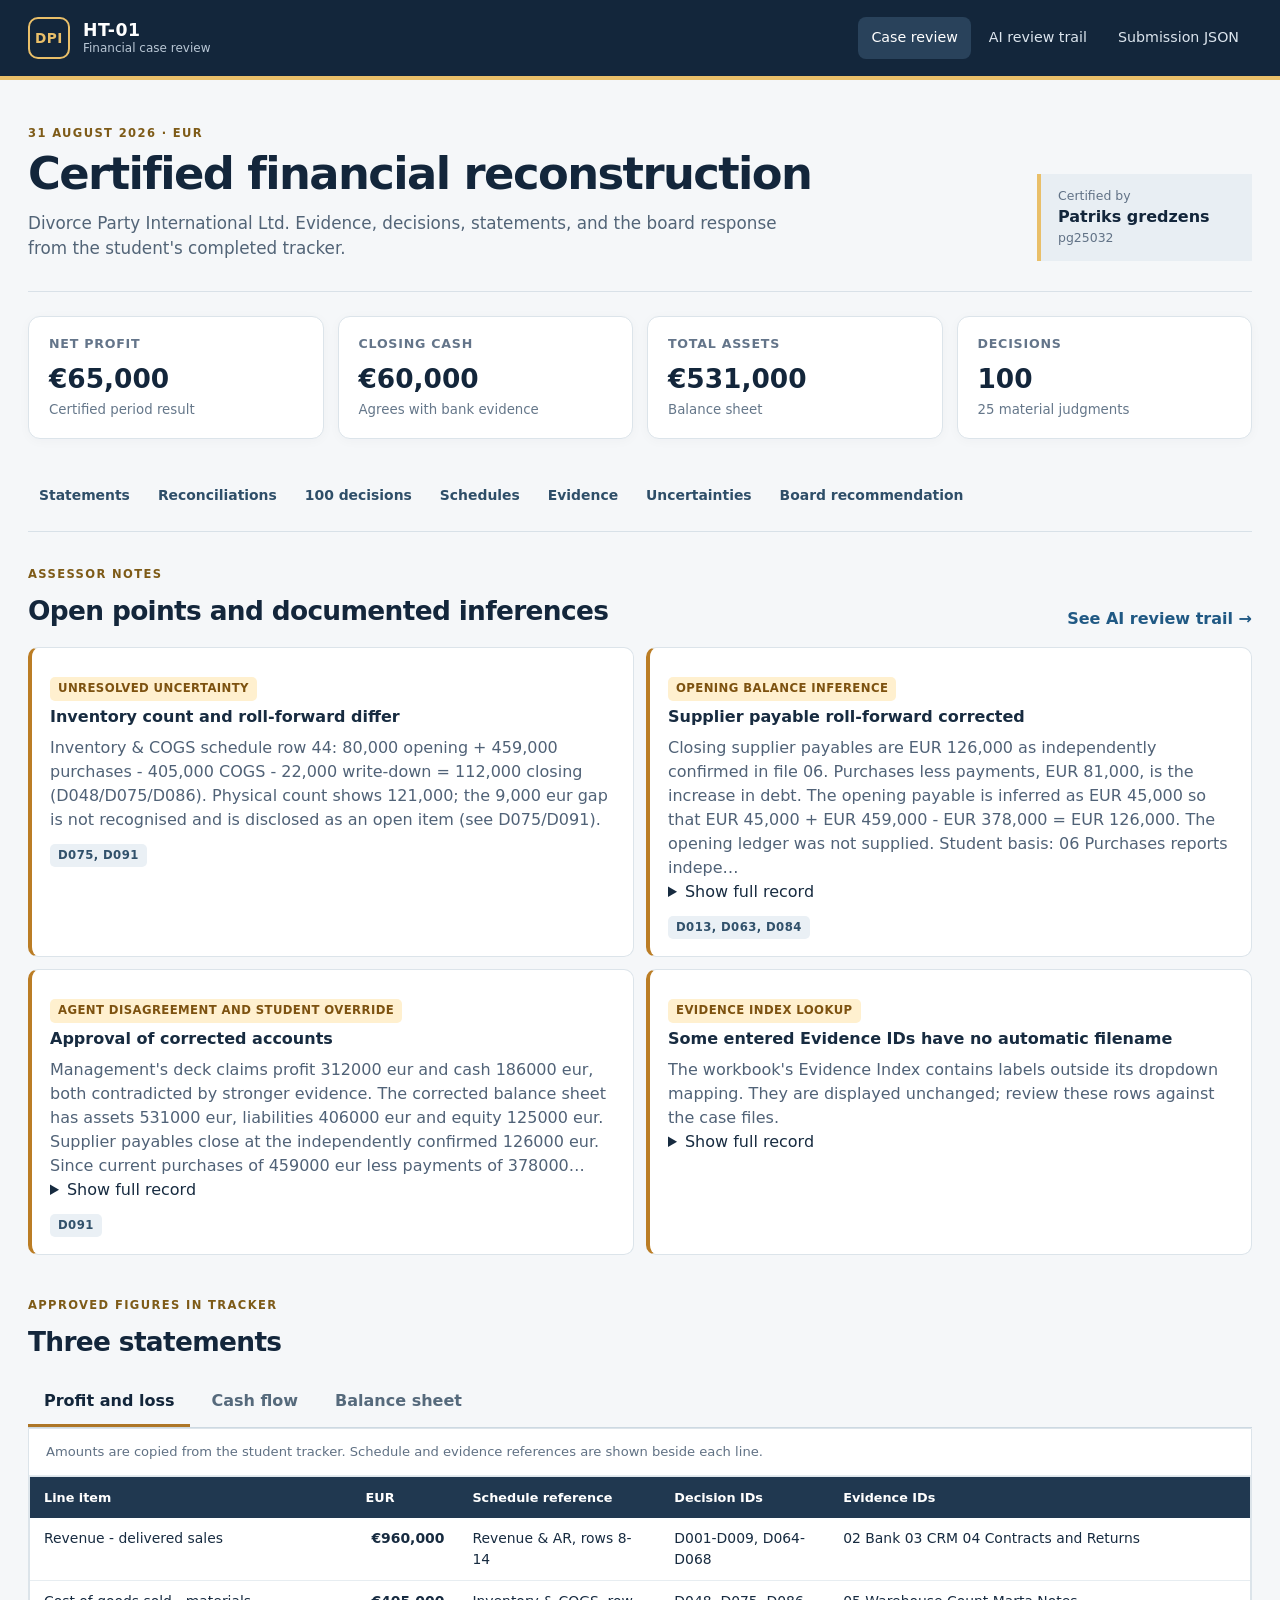
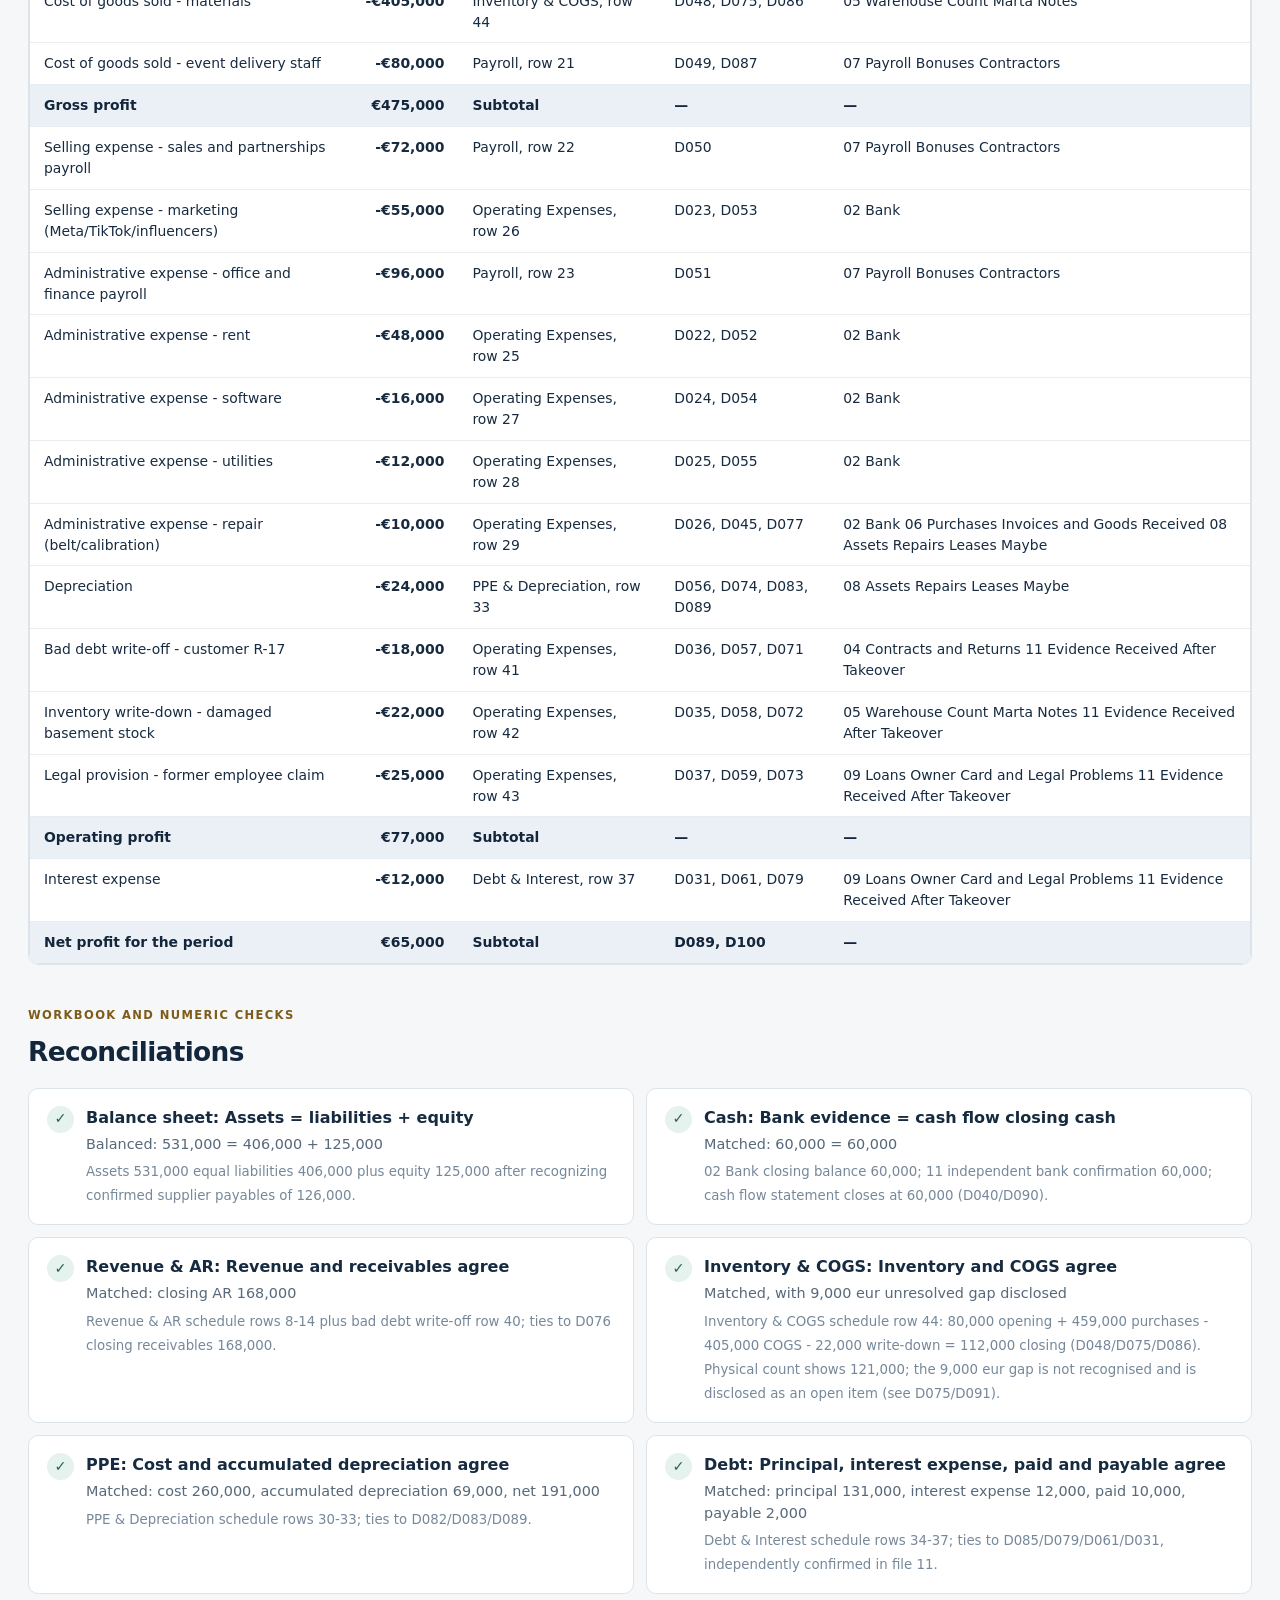
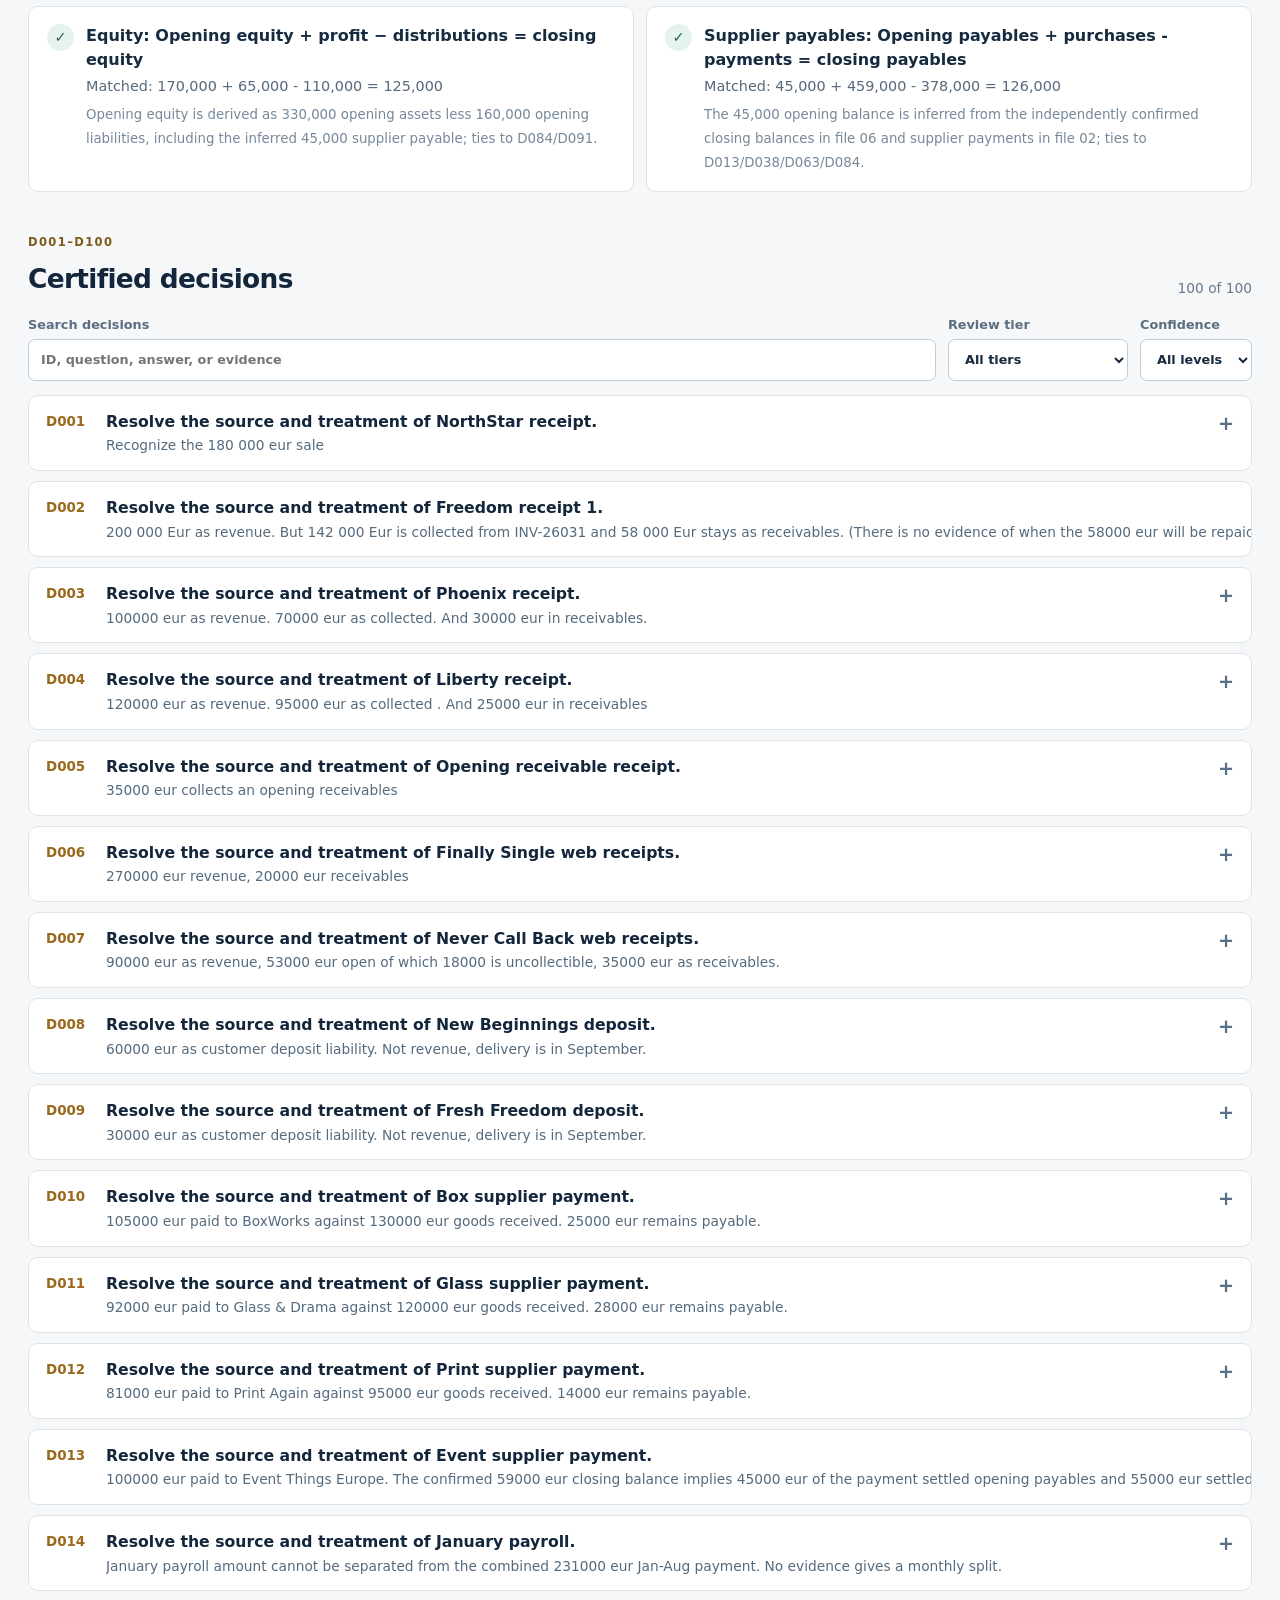
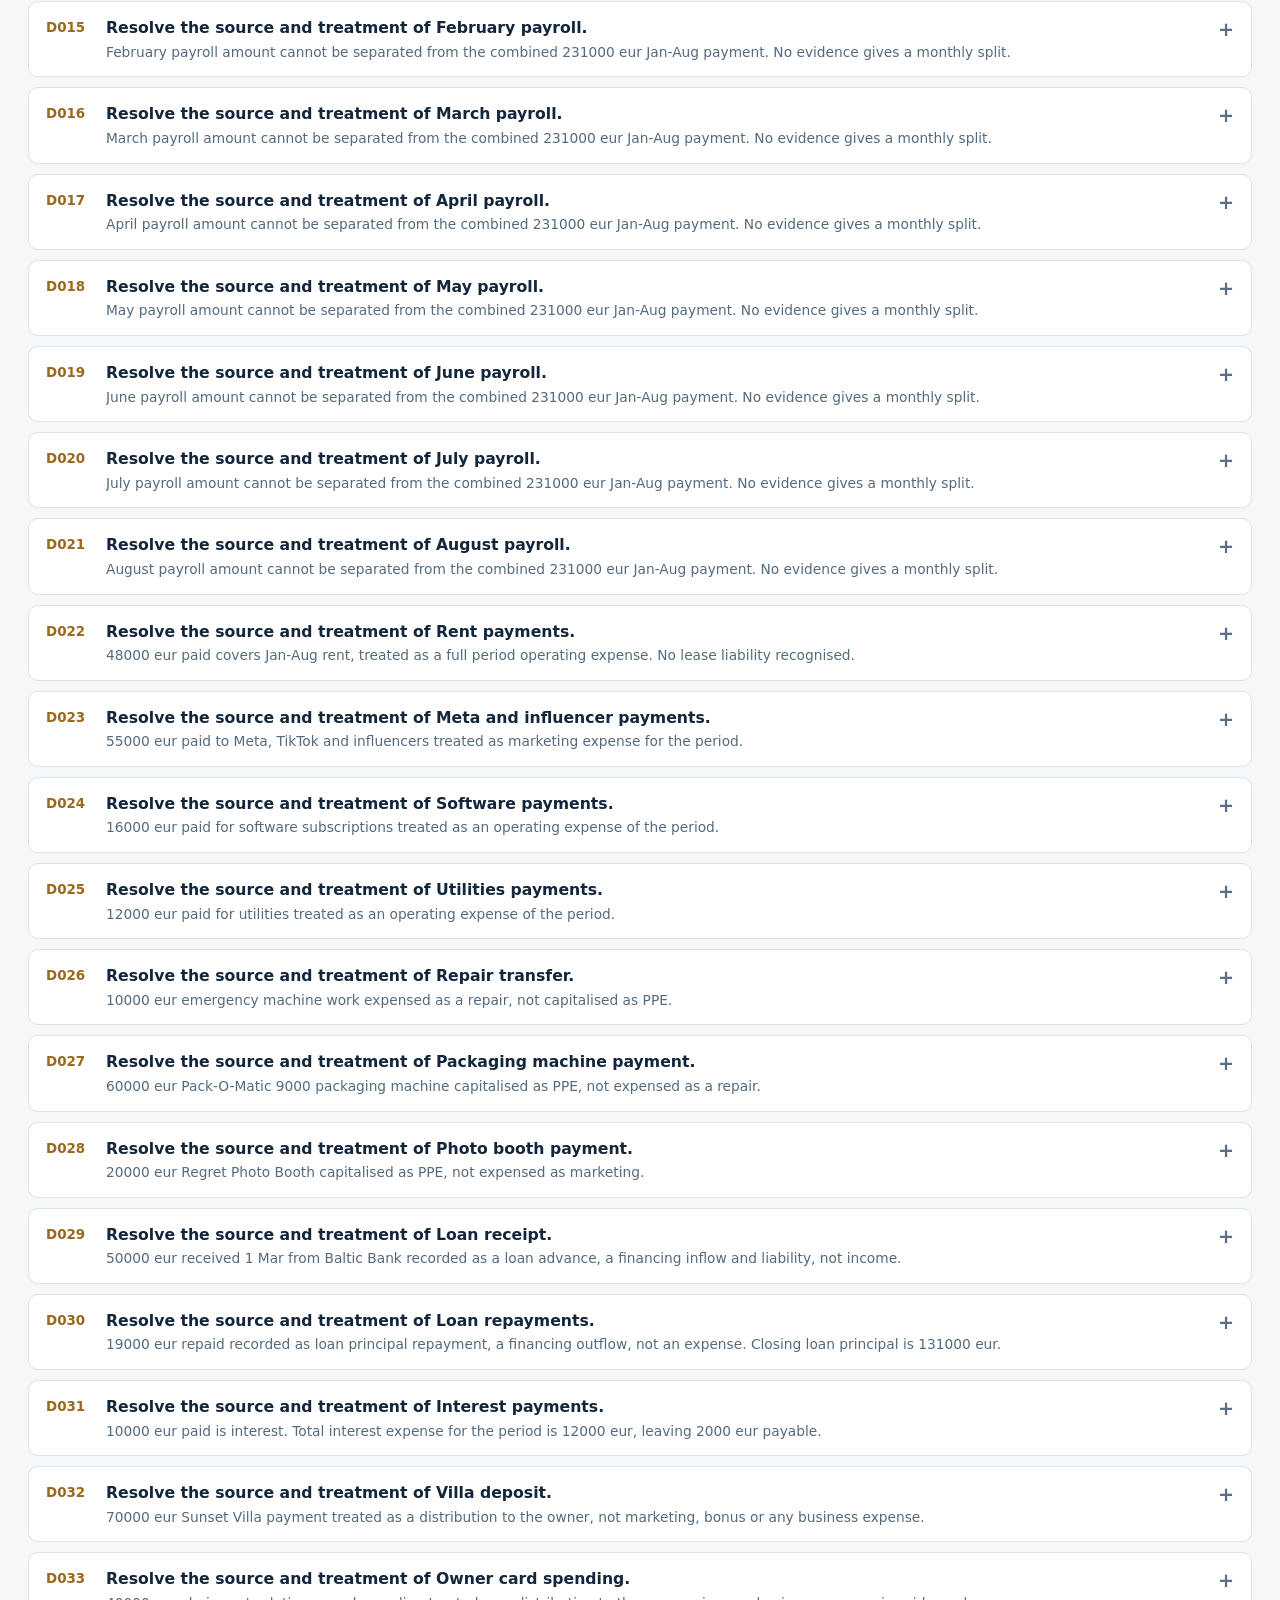
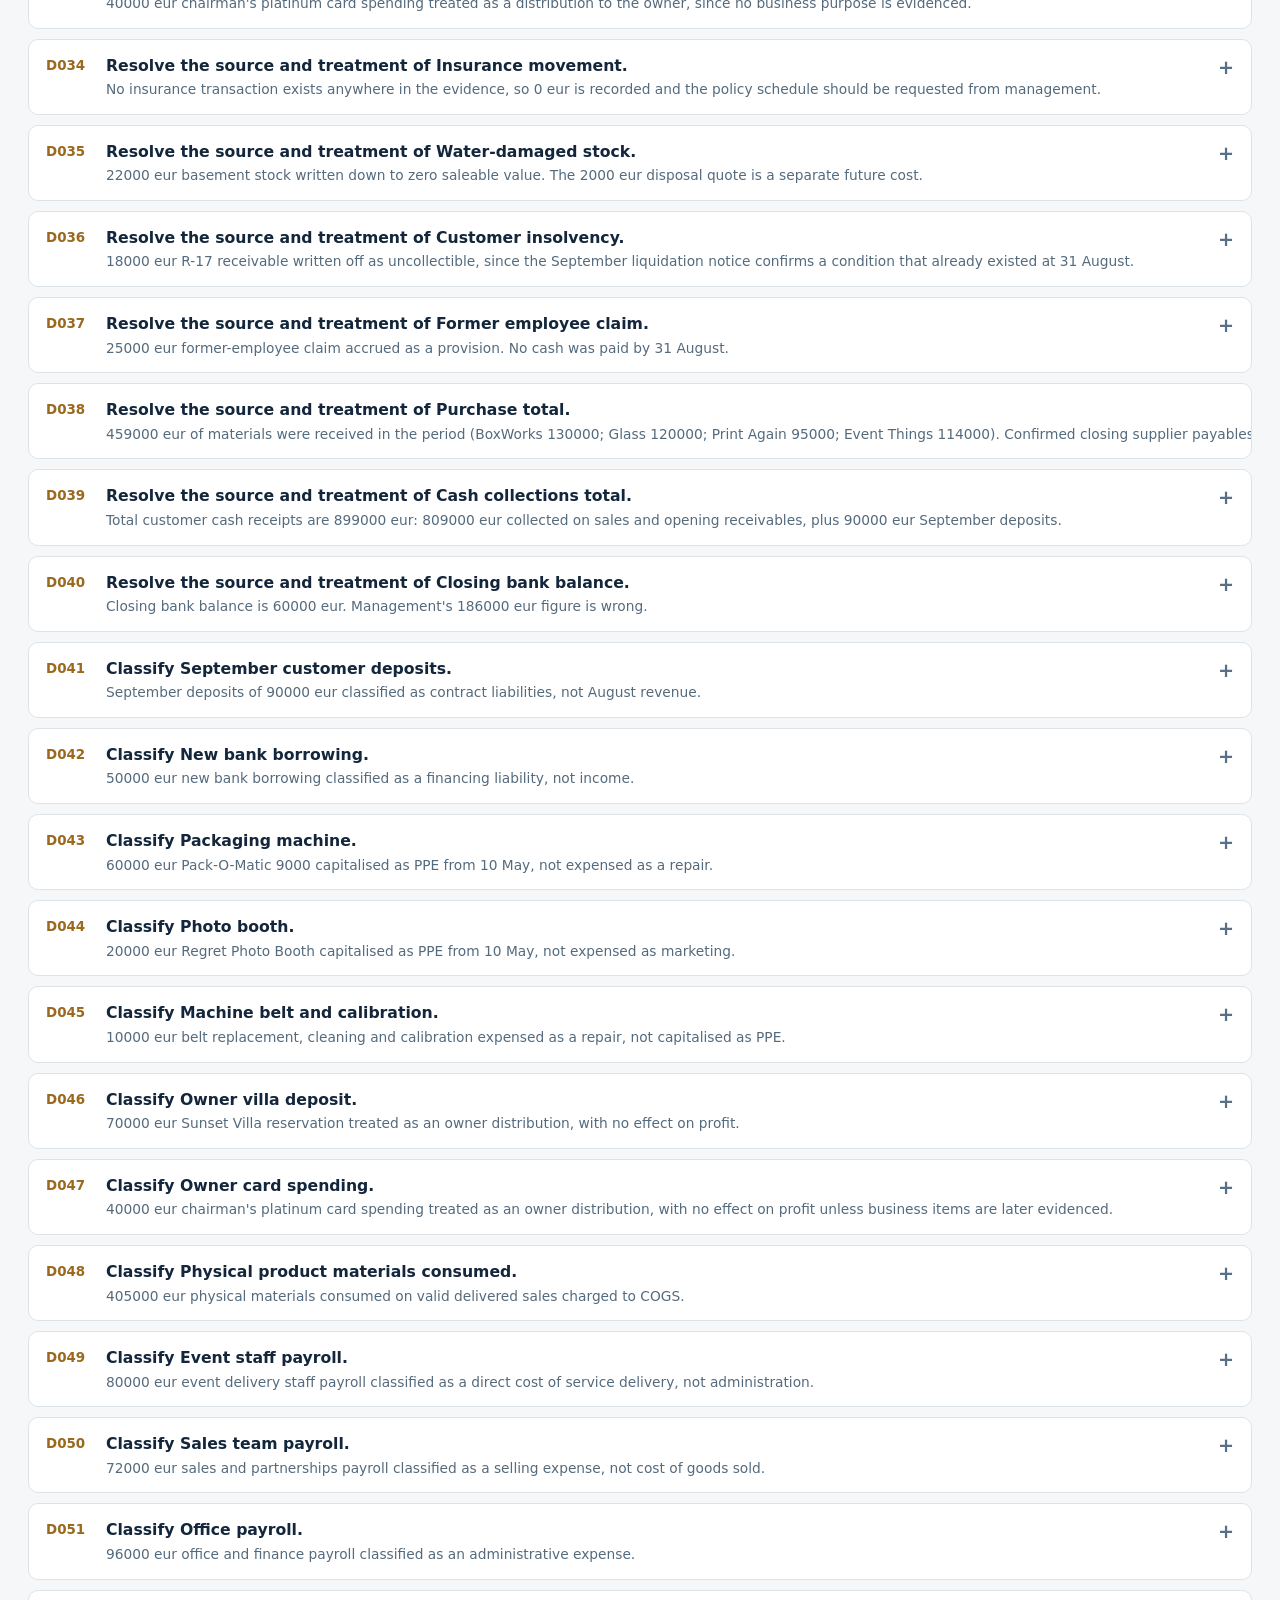
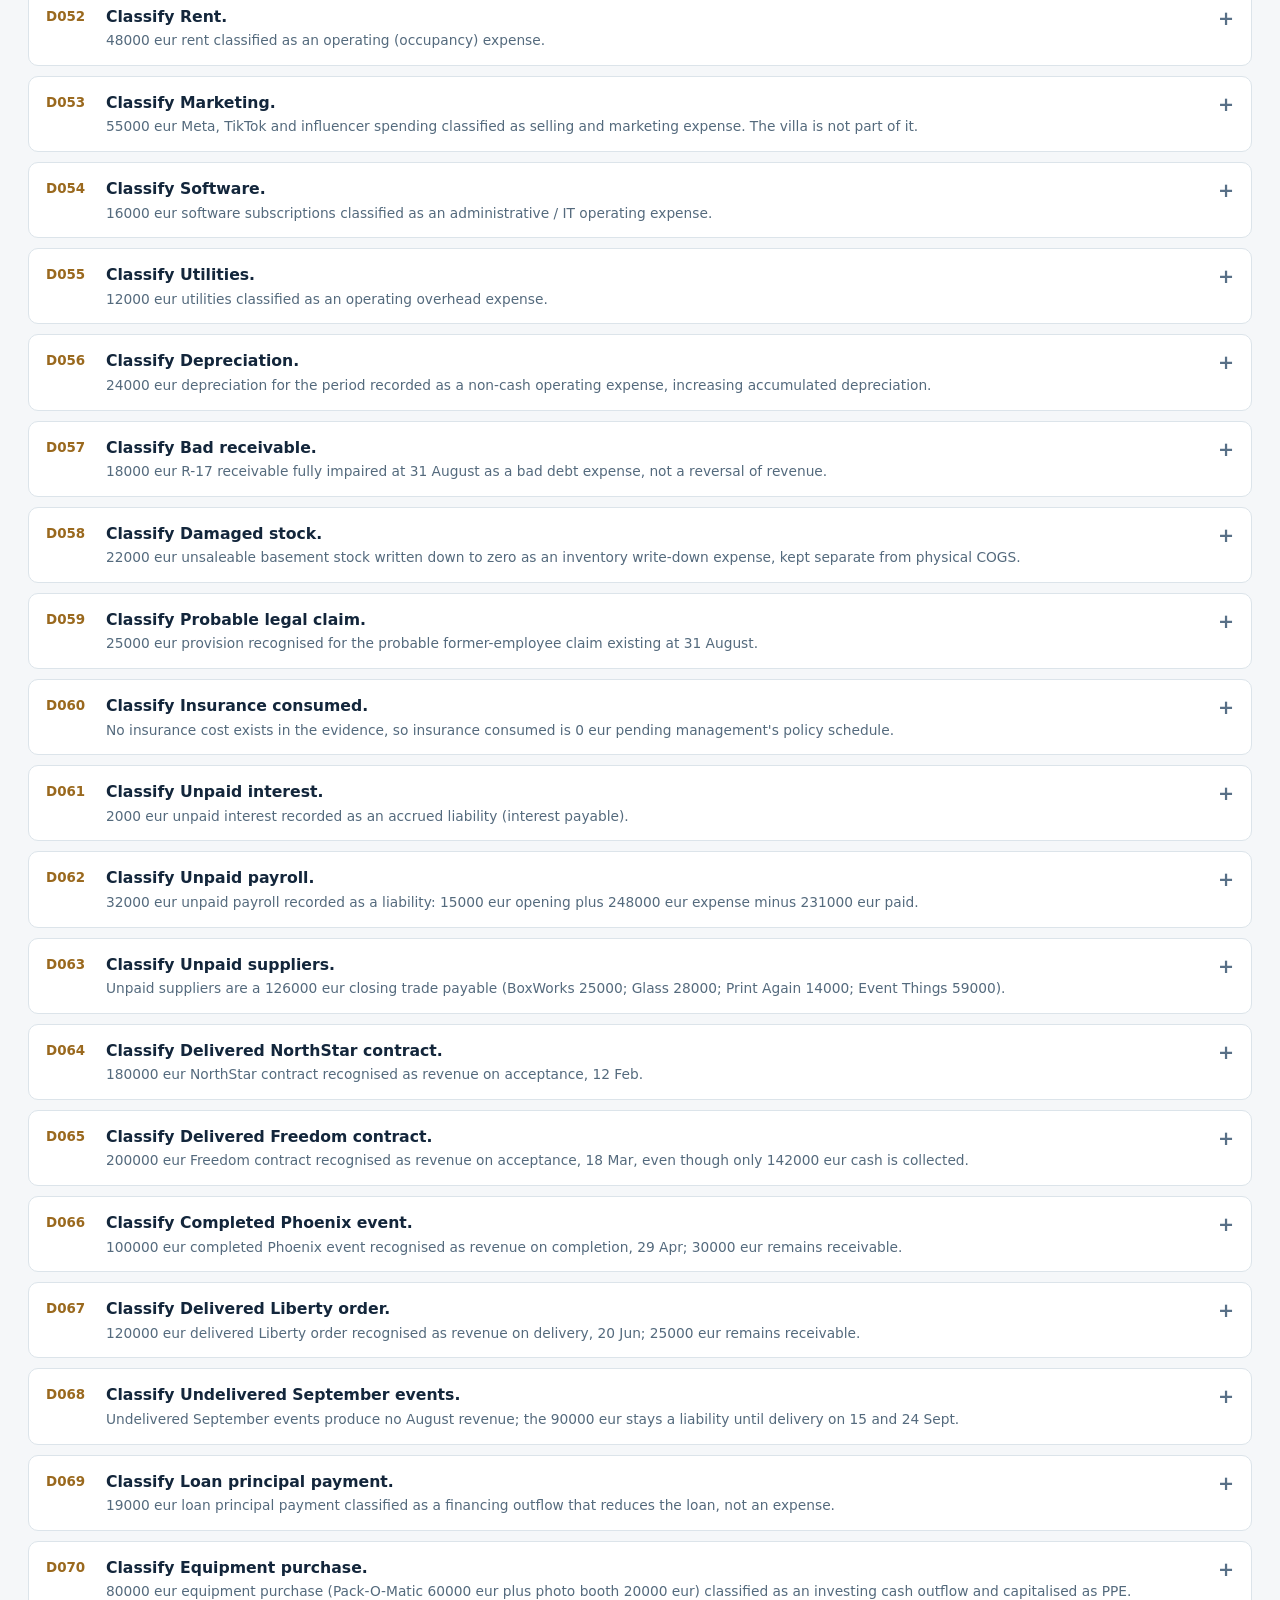
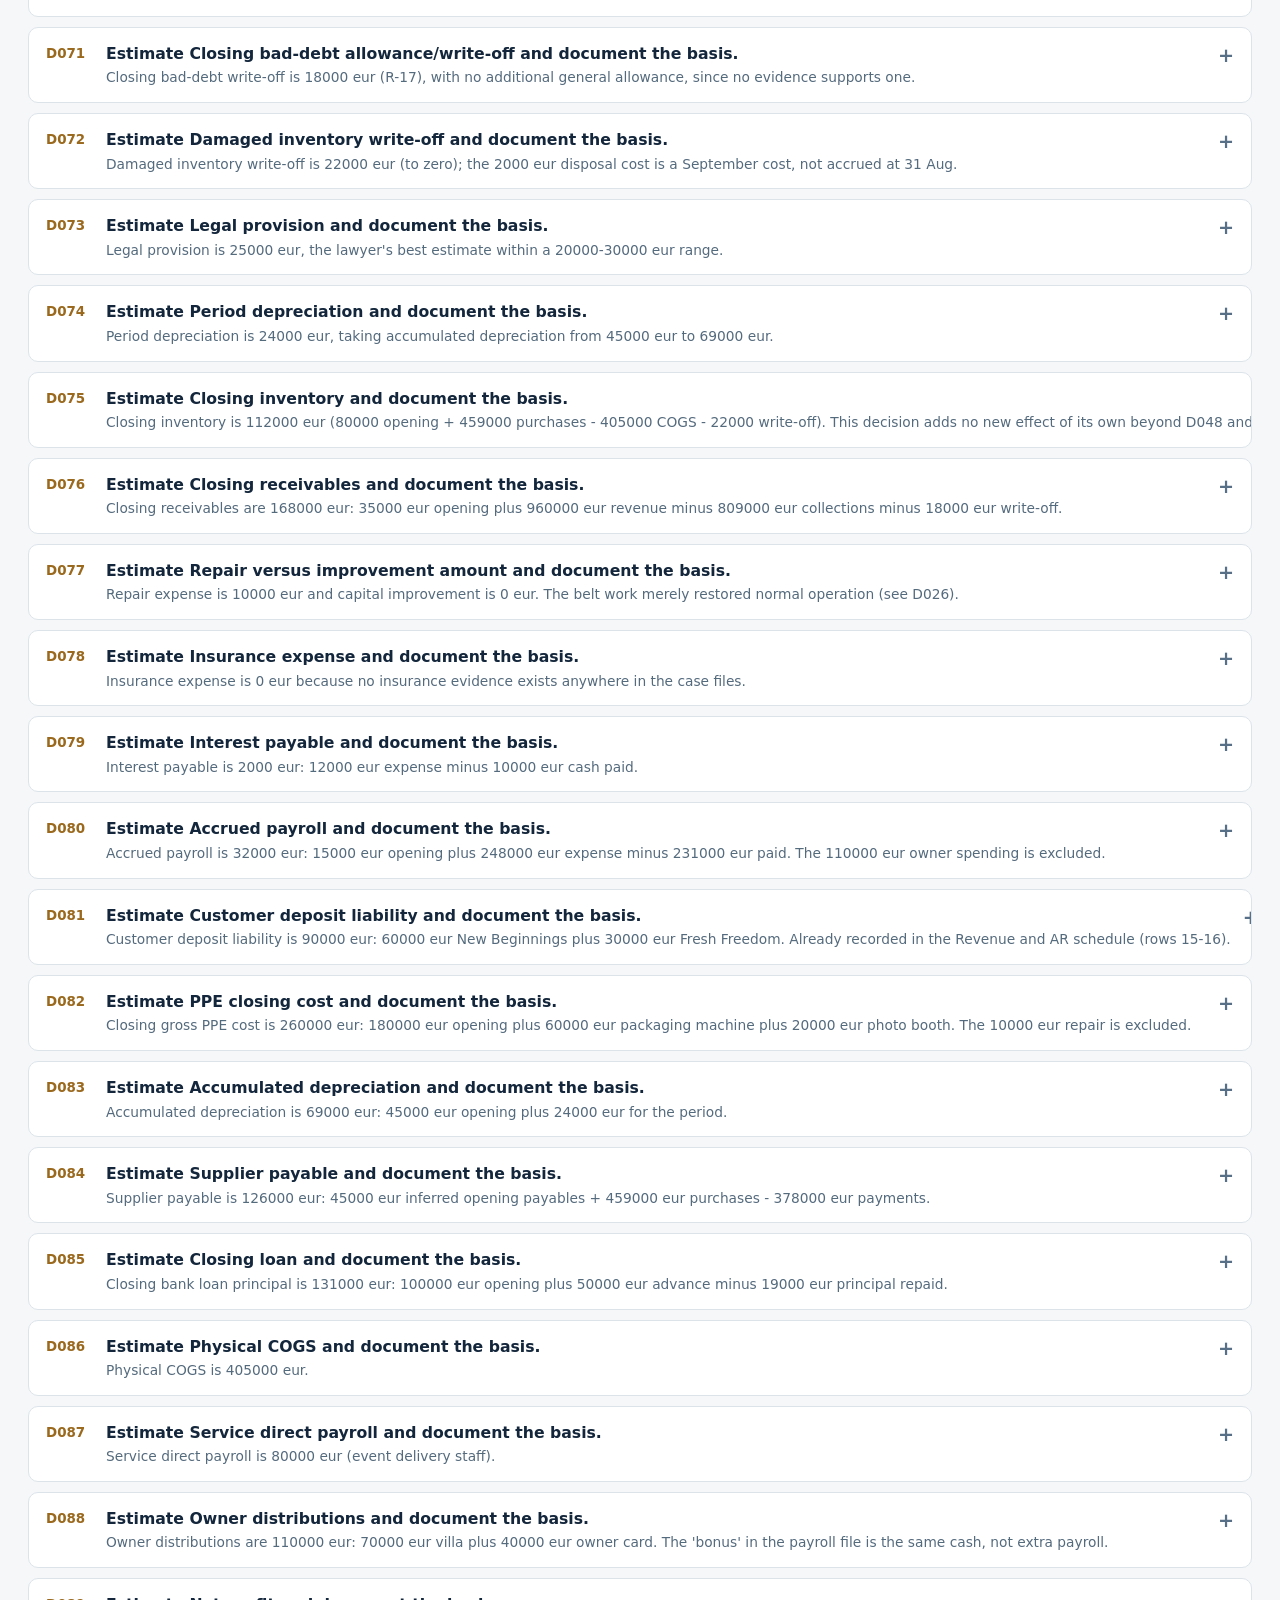
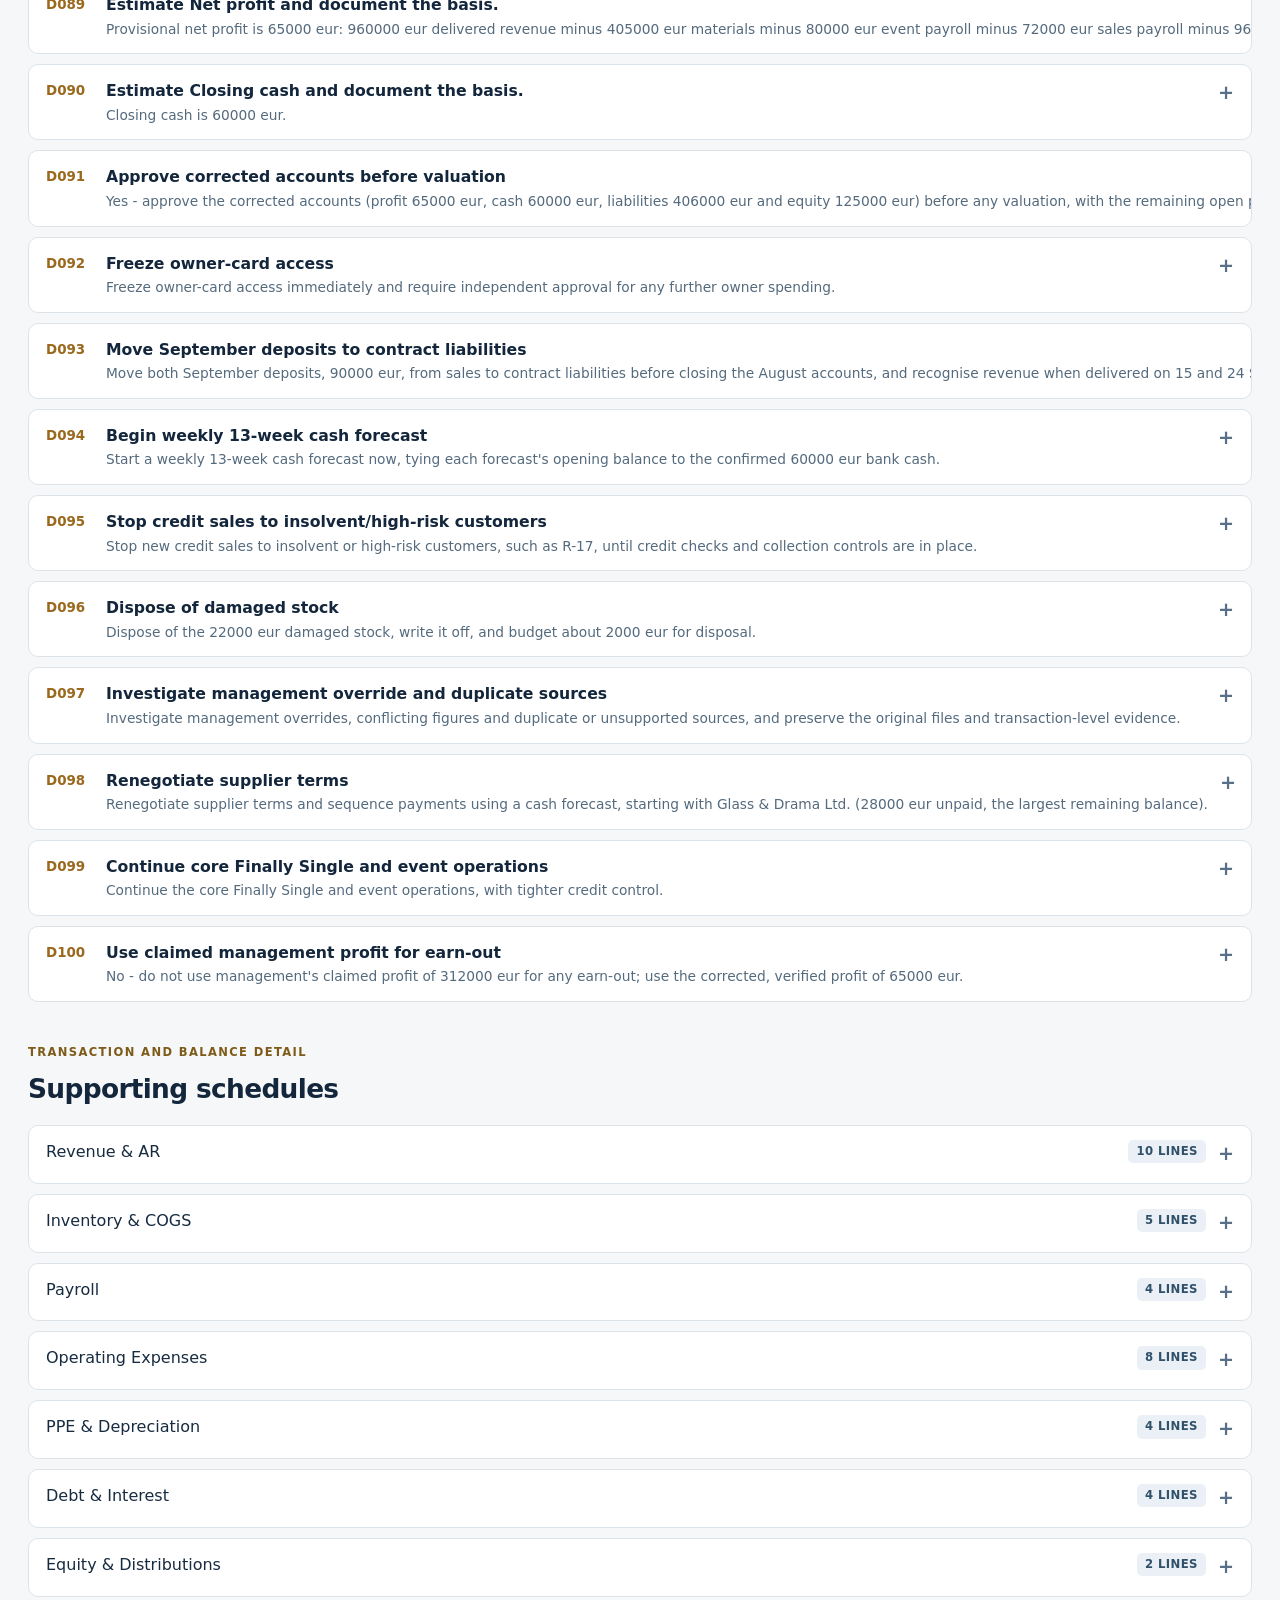
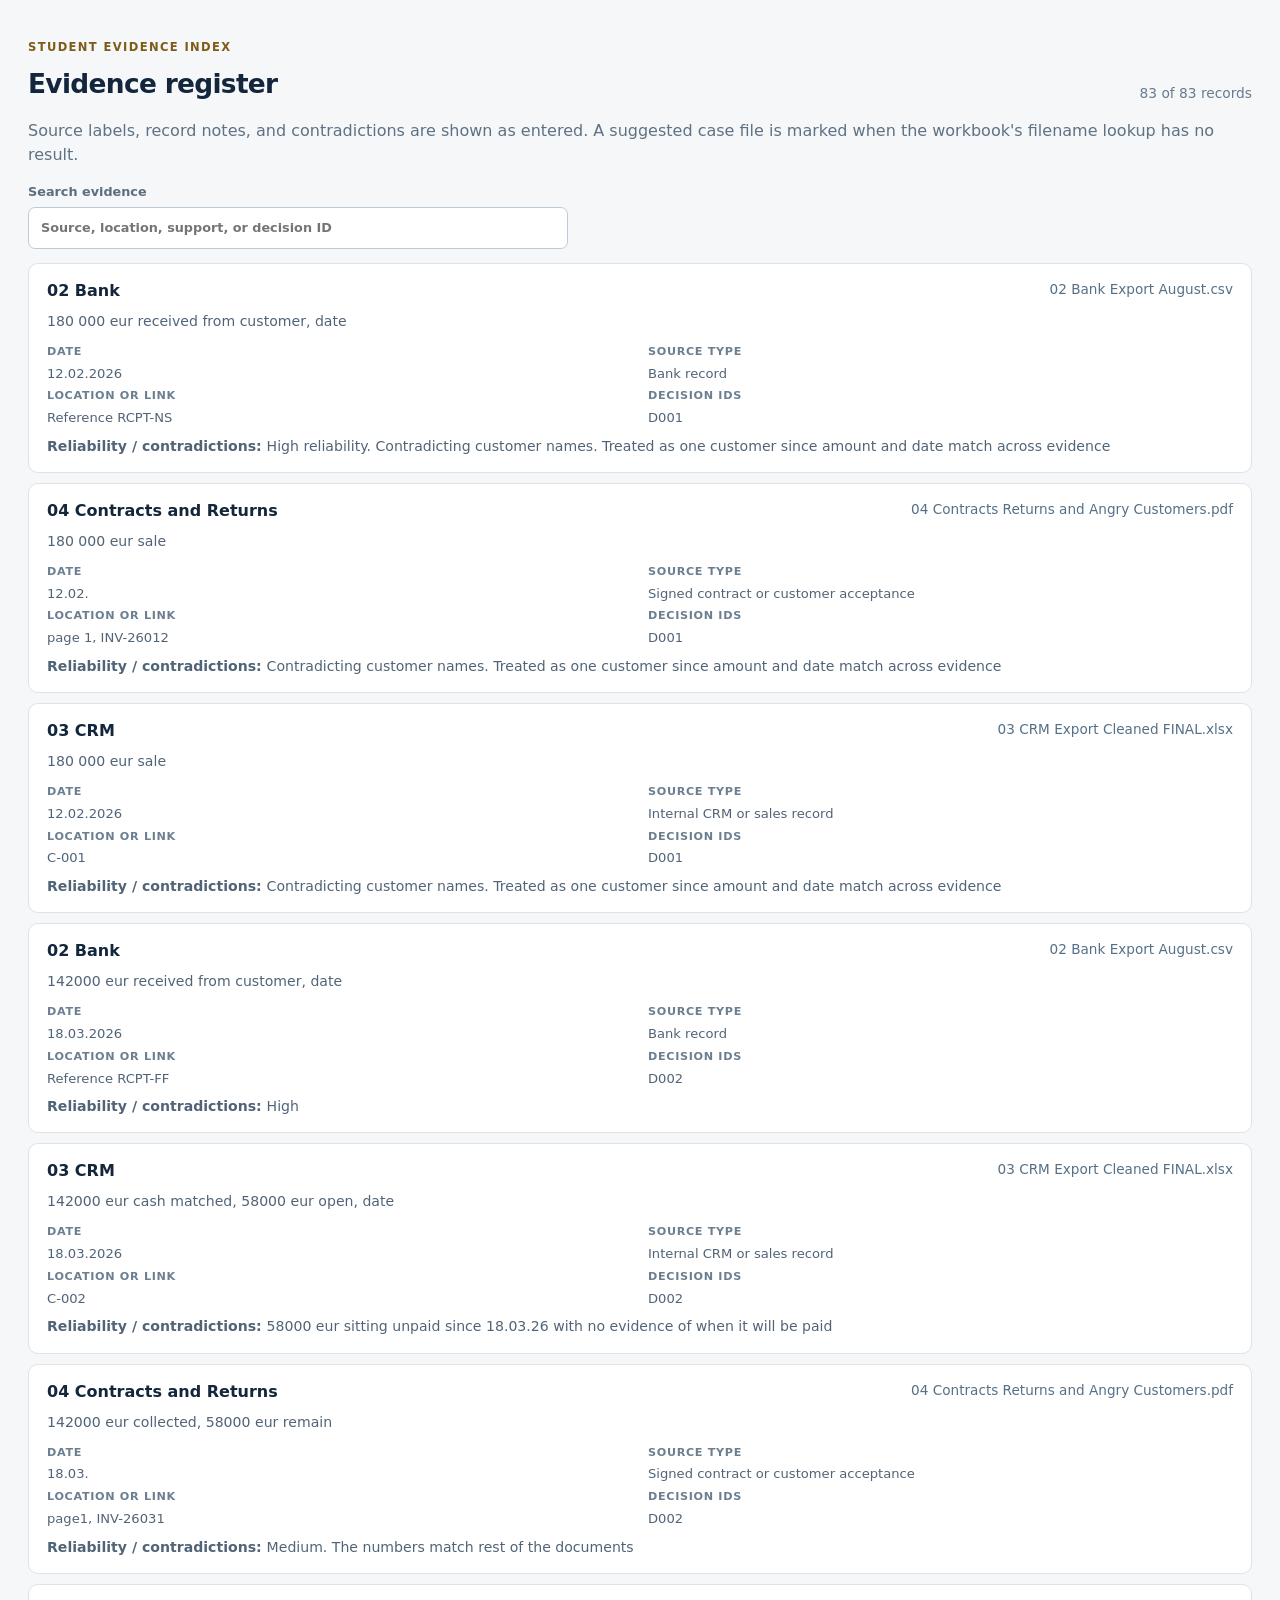
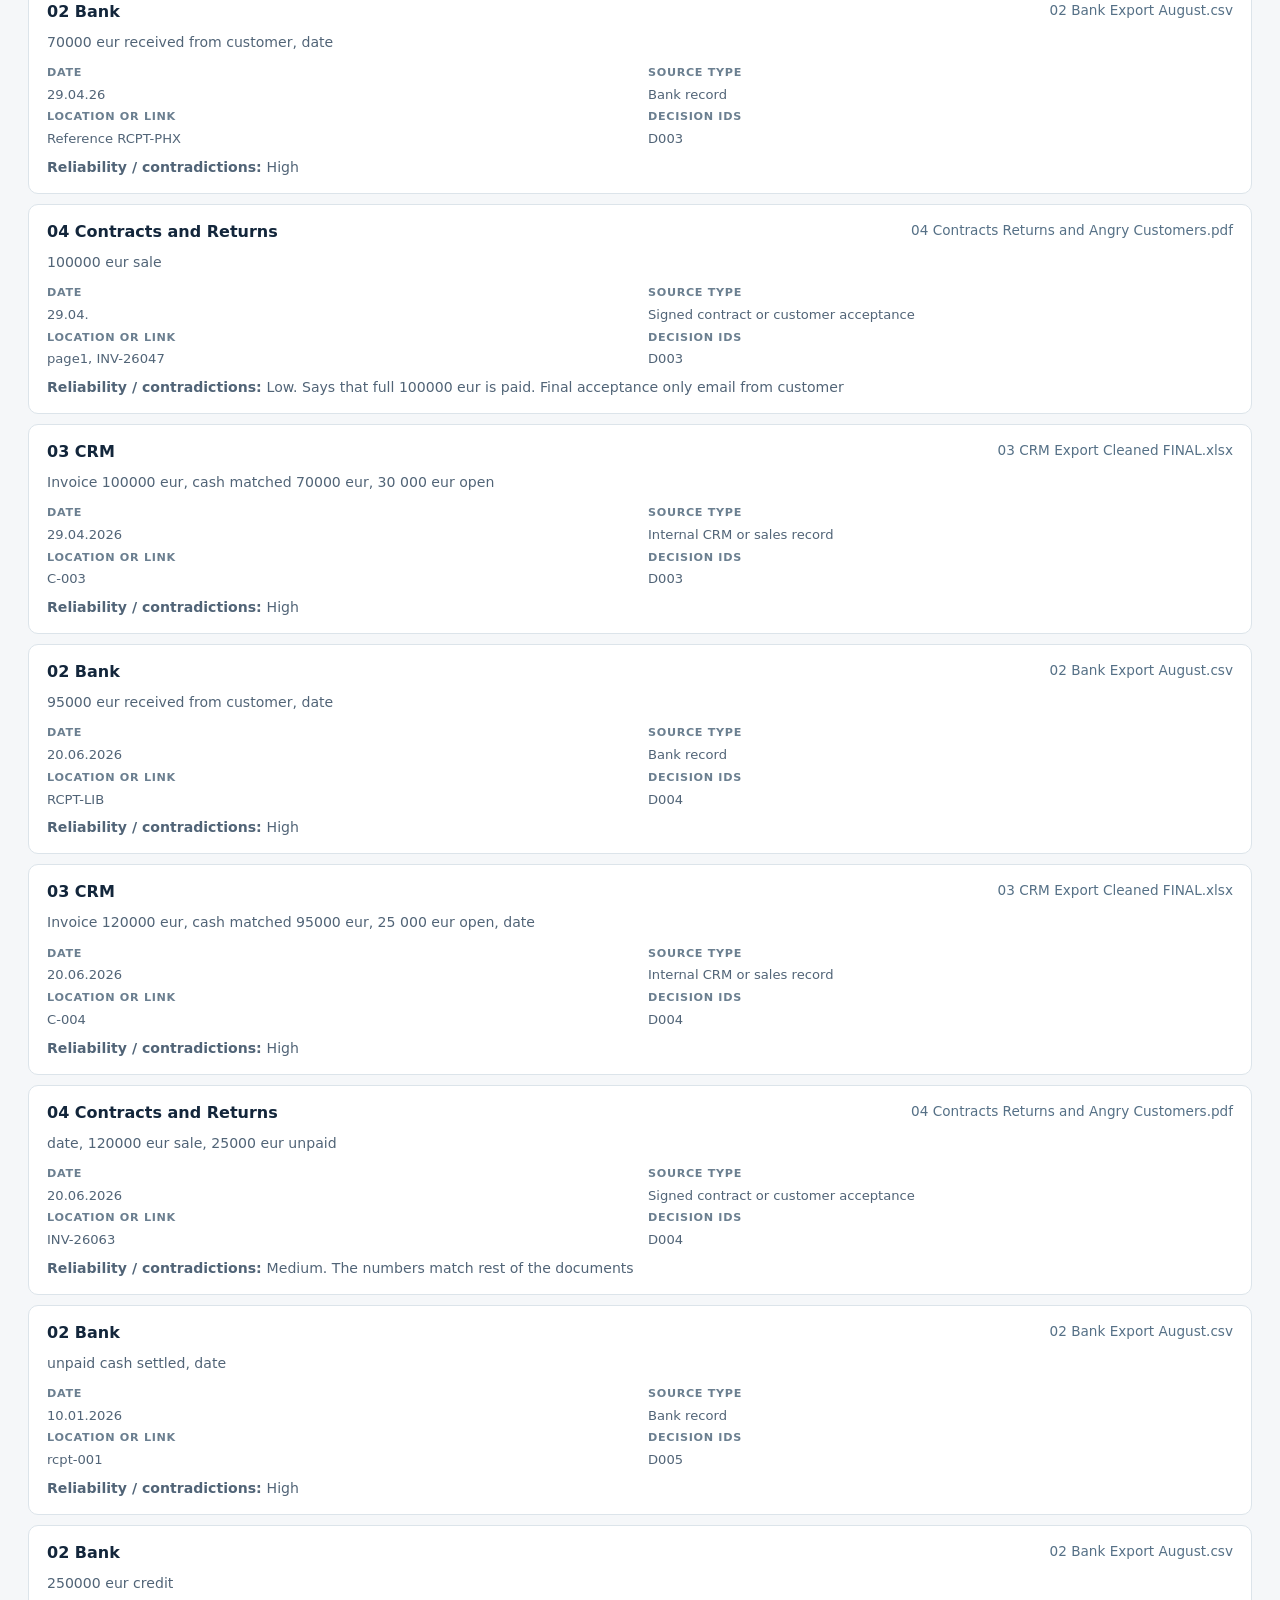
<file: index.html>
<!doctype html>
<html lang="en">
<head>
  <meta charset="utf-8">
  <meta name="viewport" content="width=device-width, initial-scale=1">
  <meta name="description" content="DPI-HT-01 certified financial reconstruction and evidence review.">
  <meta name="theme-color" content="#13263b">
  <link rel="icon" type="image/svg+xml" href="/favicon.svg">
  <link rel="stylesheet" href="/style.css">
  <title>DPI-HT-01 | Certified case review</title>
</head>
<body data-page="main">
  <header class="site-header">
    <div class="header-inner">
      <a class="brand" href="/" aria-label="DPI-HT-01 home"><span class="brand-mark">DPI</span><span>HT-01 <small>Financial case review</small></span></a>
      <nav class="top-nav" aria-label="Main navigation"><a class="active" href="/">Case review</a><a href="/review">AI review trail</a><a href="/submission.json">Submission JSON</a></nav>
    </div>
  </header>
  <main class="shell">
    <section class="intro">
      <div><p class="eyebrow">31 August 2026 · EUR</p><h1>Certified financial reconstruction</h1><p class="lead">Divorce Party International Ltd. Evidence, decisions, statements, and the board response from the student's completed tracker.</p></div>
      <div class="student-box"><span>Certified by</span><strong id="student-name">Loading…</strong><small id="student-id"></small></div>
    </section>
    <div id="load-error" class="alert error" hidden></div>
    <section id="summary" class="summary-grid" aria-label="Key figures"></section>
    <nav class="section-nav" aria-label="Sections"><a href="#statements">Statements</a><a href="#reconciliations">Reconciliations</a><a href="#decisions">100 decisions</a><a href="#schedules">Schedules</a><a href="#evidence">Evidence</a><a href="#uncertainties">Uncertainties</a><a href="#board">Board recommendation</a></nav>
    <section class="section" id="review-flags"><div class="section-head"><div><p class="eyebrow">Assessor notes</p><h2>Open points and documented inferences</h2></div><a class="text-link" href="/review">See AI review trail →</a></div><div id="flags-list" class="flag-grid"></div></section>
    <section class="section" id="statements"><div class="section-head"><div><p class="eyebrow">Approved figures in tracker</p><h2>Three statements</h2></div></div><div id="statement-tabs" class="tab-list" role="tablist" aria-label="Financial statements"></div><div id="statement-panel" class="statement-panel"></div></section>
    <section class="section" id="reconciliations"><div class="section-head"><div><p class="eyebrow">Workbook and numeric checks</p><h2>Reconciliations</h2></div></div><div id="recon-list" class="recon-grid"></div></section>
    <section class="section" id="decisions"><div class="section-head"><div><p class="eyebrow">D001–D100</p><h2>Certified decisions</h2></div><span id="decision-count" class="count"></span></div><div class="filters"><label>Search decisions<input id="decision-search" type="search" placeholder="ID, question, answer, or evidence"></label><label>Review tier<select id="tier-filter"><option value="all">All tiers</option><option value="operational">Operational</option><option value="material_judgment">Material judgment</option></select></label><label>Confidence<select id="confidence-filter"><option value="all">All levels</option><option value="high">High</option><option value="medium">Medium</option><option value="low">Low</option></select></label></div><div id="decision-list" class="decision-list"></div></section>
    <section class="section" id="schedules"><div class="section-head"><div><p class="eyebrow">Transaction and balance detail</p><h2>Supporting schedules</h2></div></div><div id="schedule-groups" class="schedule-groups"></div></section>
    <section class="section" id="evidence"><div class="section-head"><div><p class="eyebrow">Student Evidence Index</p><h2>Evidence register</h2></div><span id="evidence-count" class="count"></span></div><p class="section-note">Source labels, record notes, and contradictions are shown as entered. A suggested case file is marked when the workbook's filename lookup has no result.</p><label class="search-wide">Search evidence<input id="evidence-search" type="search" placeholder="Source, location, support, or decision ID"></label><div id="evidence-list" class="evidence-list"></div></section>
    <section class="section" id="uncertainties"><div class="section-head"><div><p class="eyebrow">Recorded judgment limits</p><h2>Uncertainties</h2></div></div><div id="uncertainty-list" class="card-grid"></div></section>
    <section class="section" id="board"><div class="section-head"><div><p class="eyebrow">D091–D100</p><h2>Board recommendation</h2></div></div><div id="board-list" class="board-list"></div></section>
  </main>
  <footer class="site-footer"><span>DPI-HT-01 · Reporting date 31 August 2026</span><span>Source: certified decision tracker</span></footer>
  <script type="module" src="/app.js"></script>
</body>
</html>
</file>
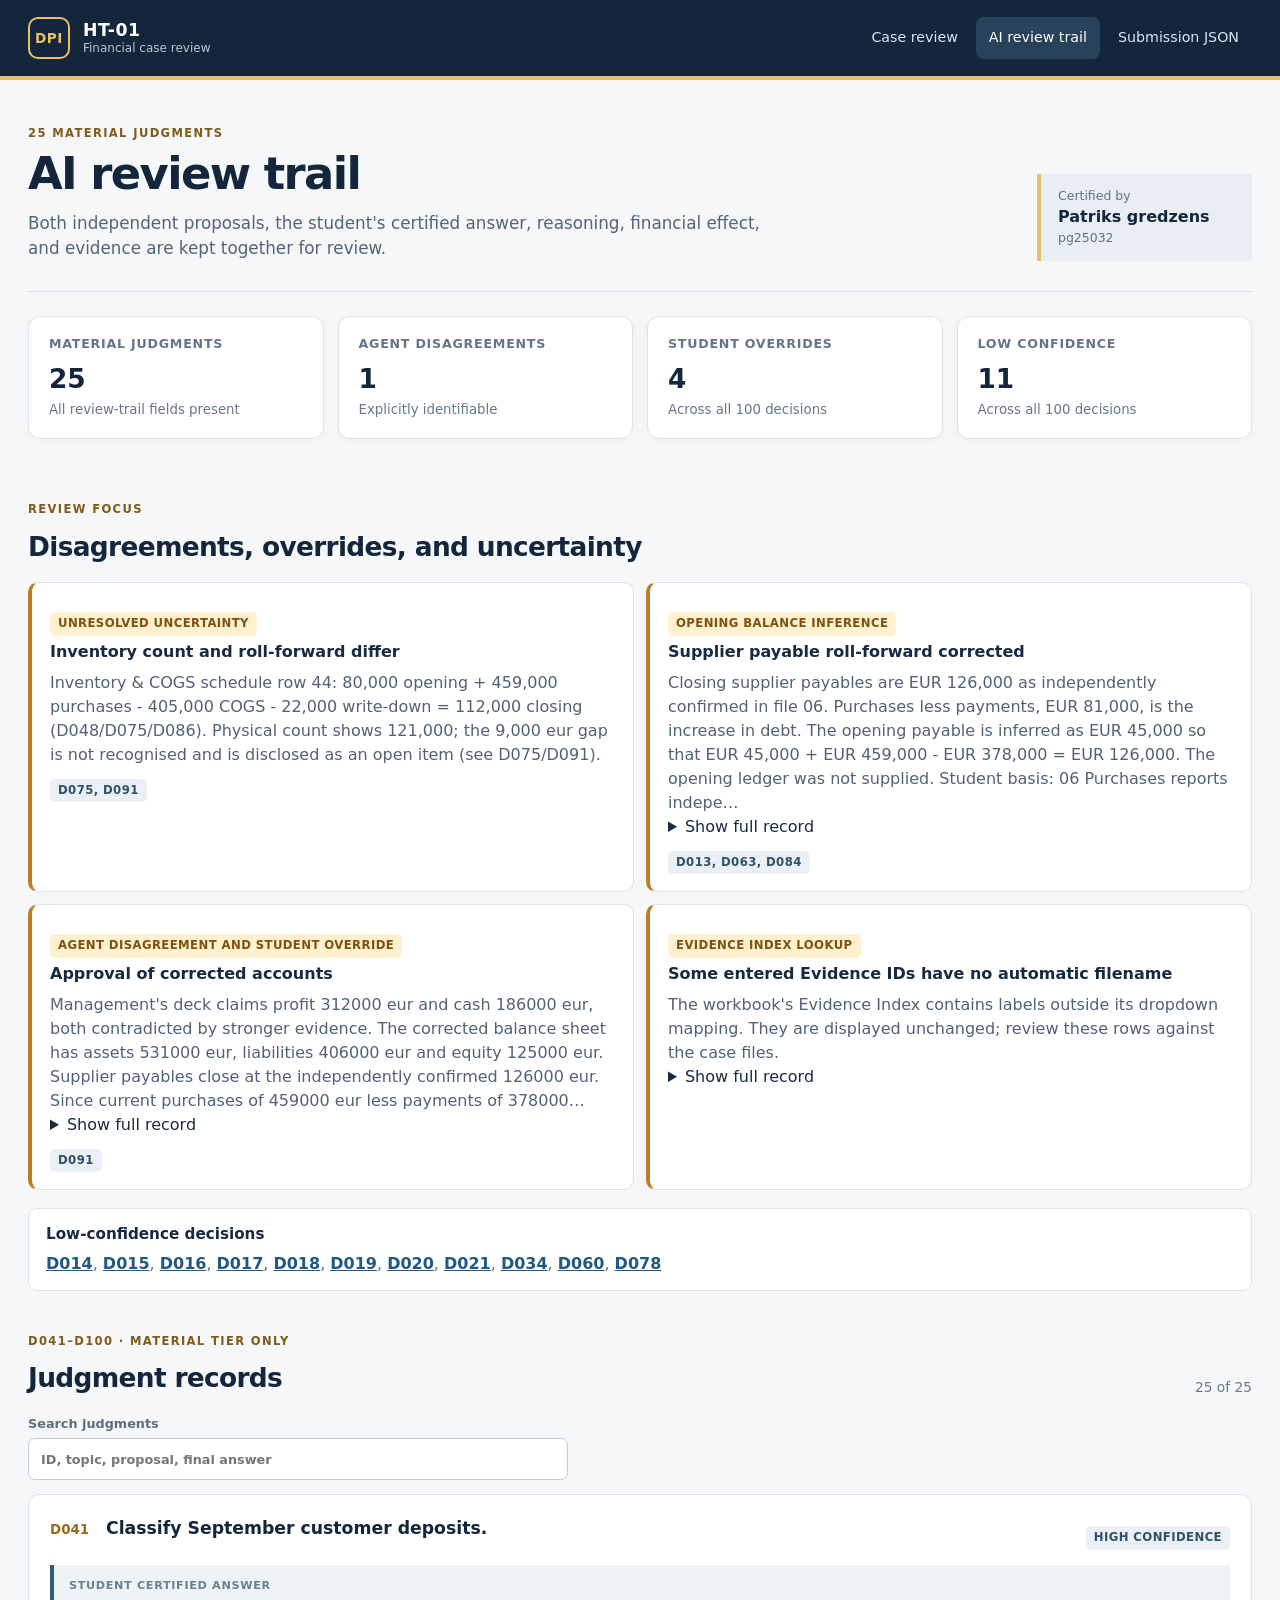
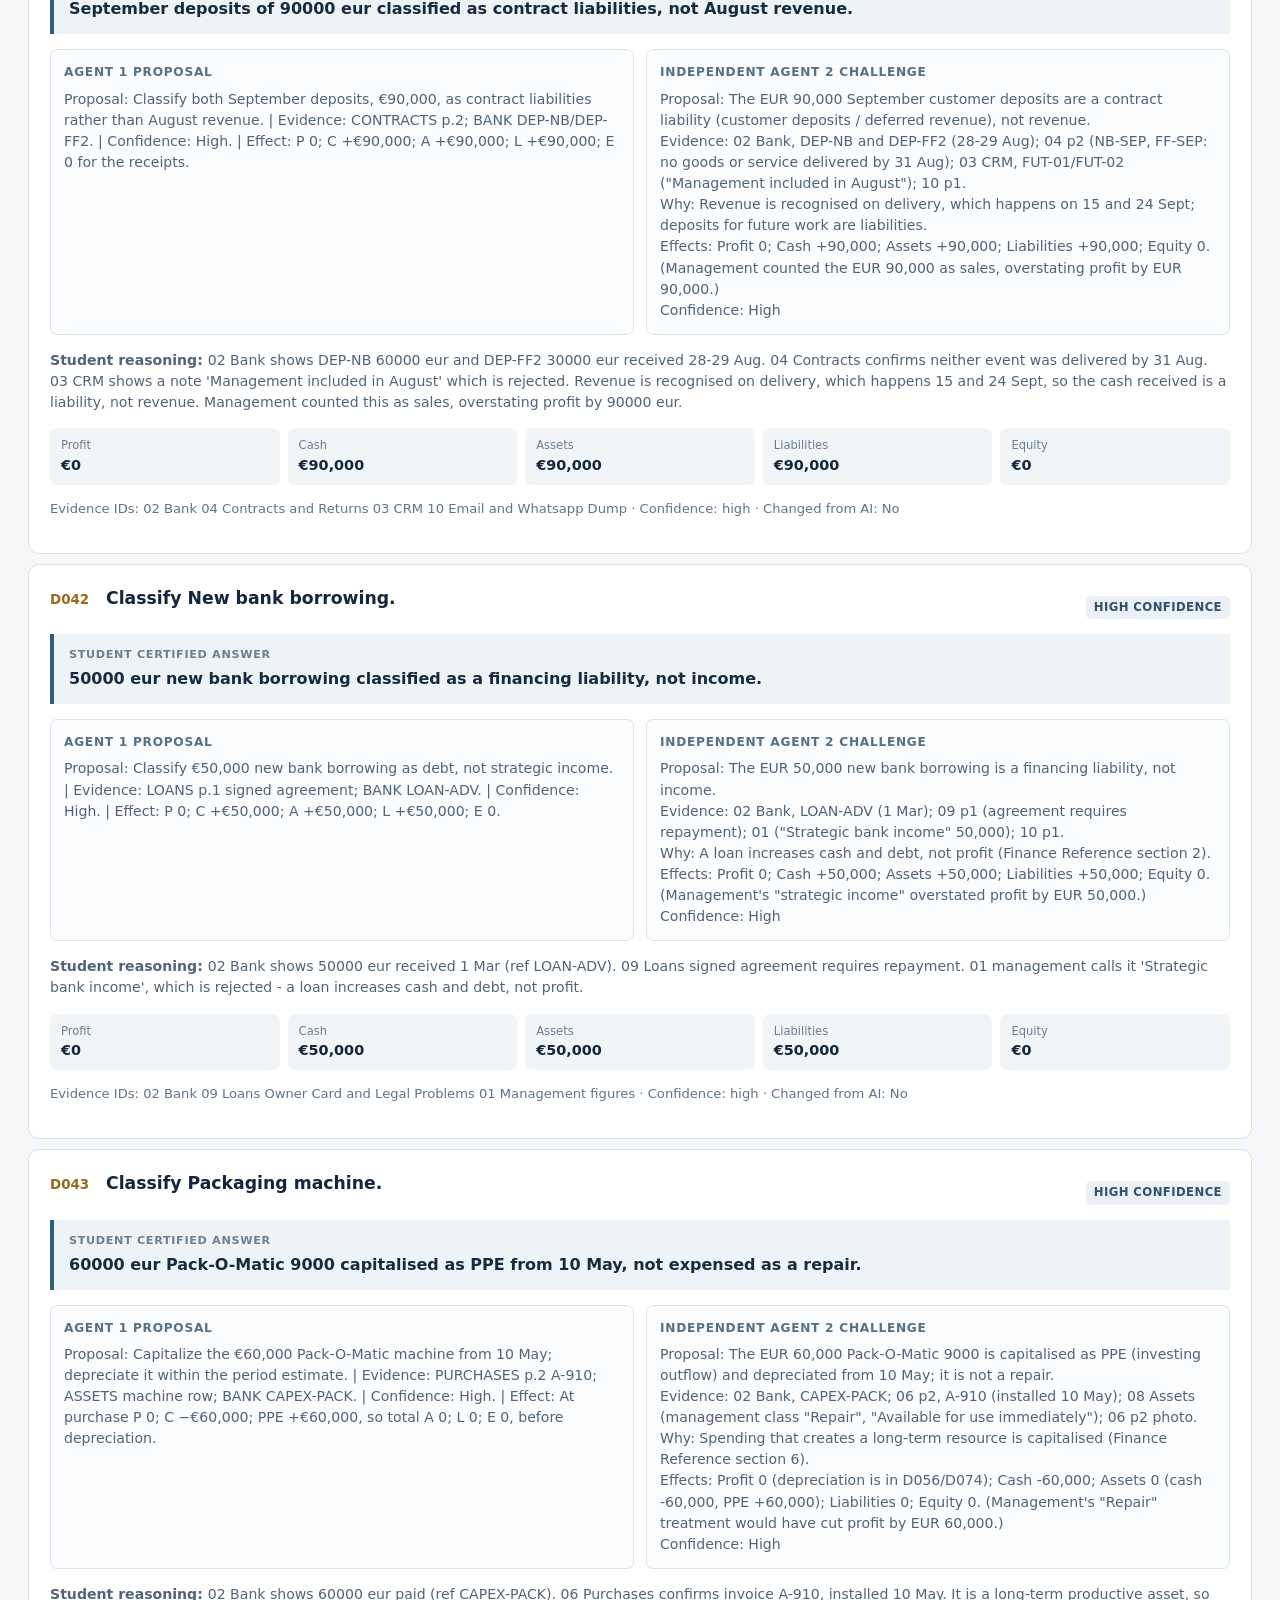
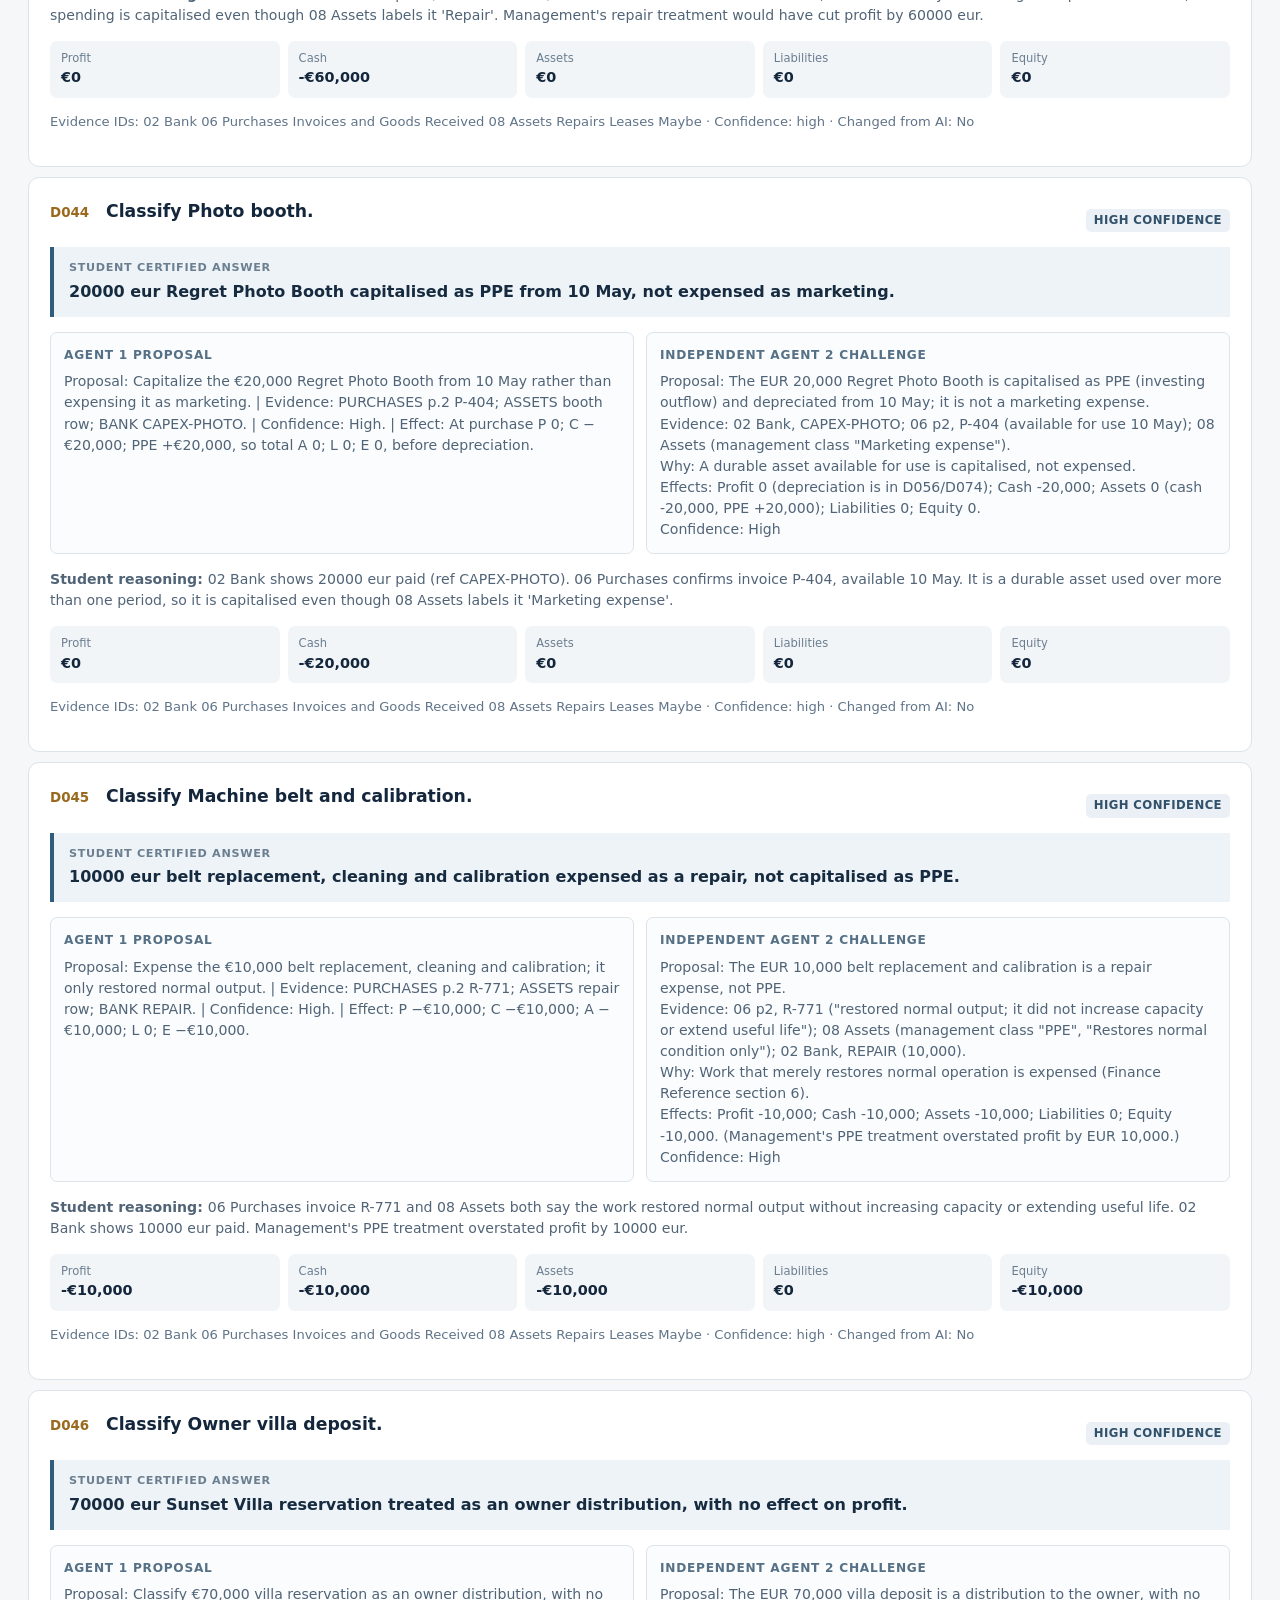
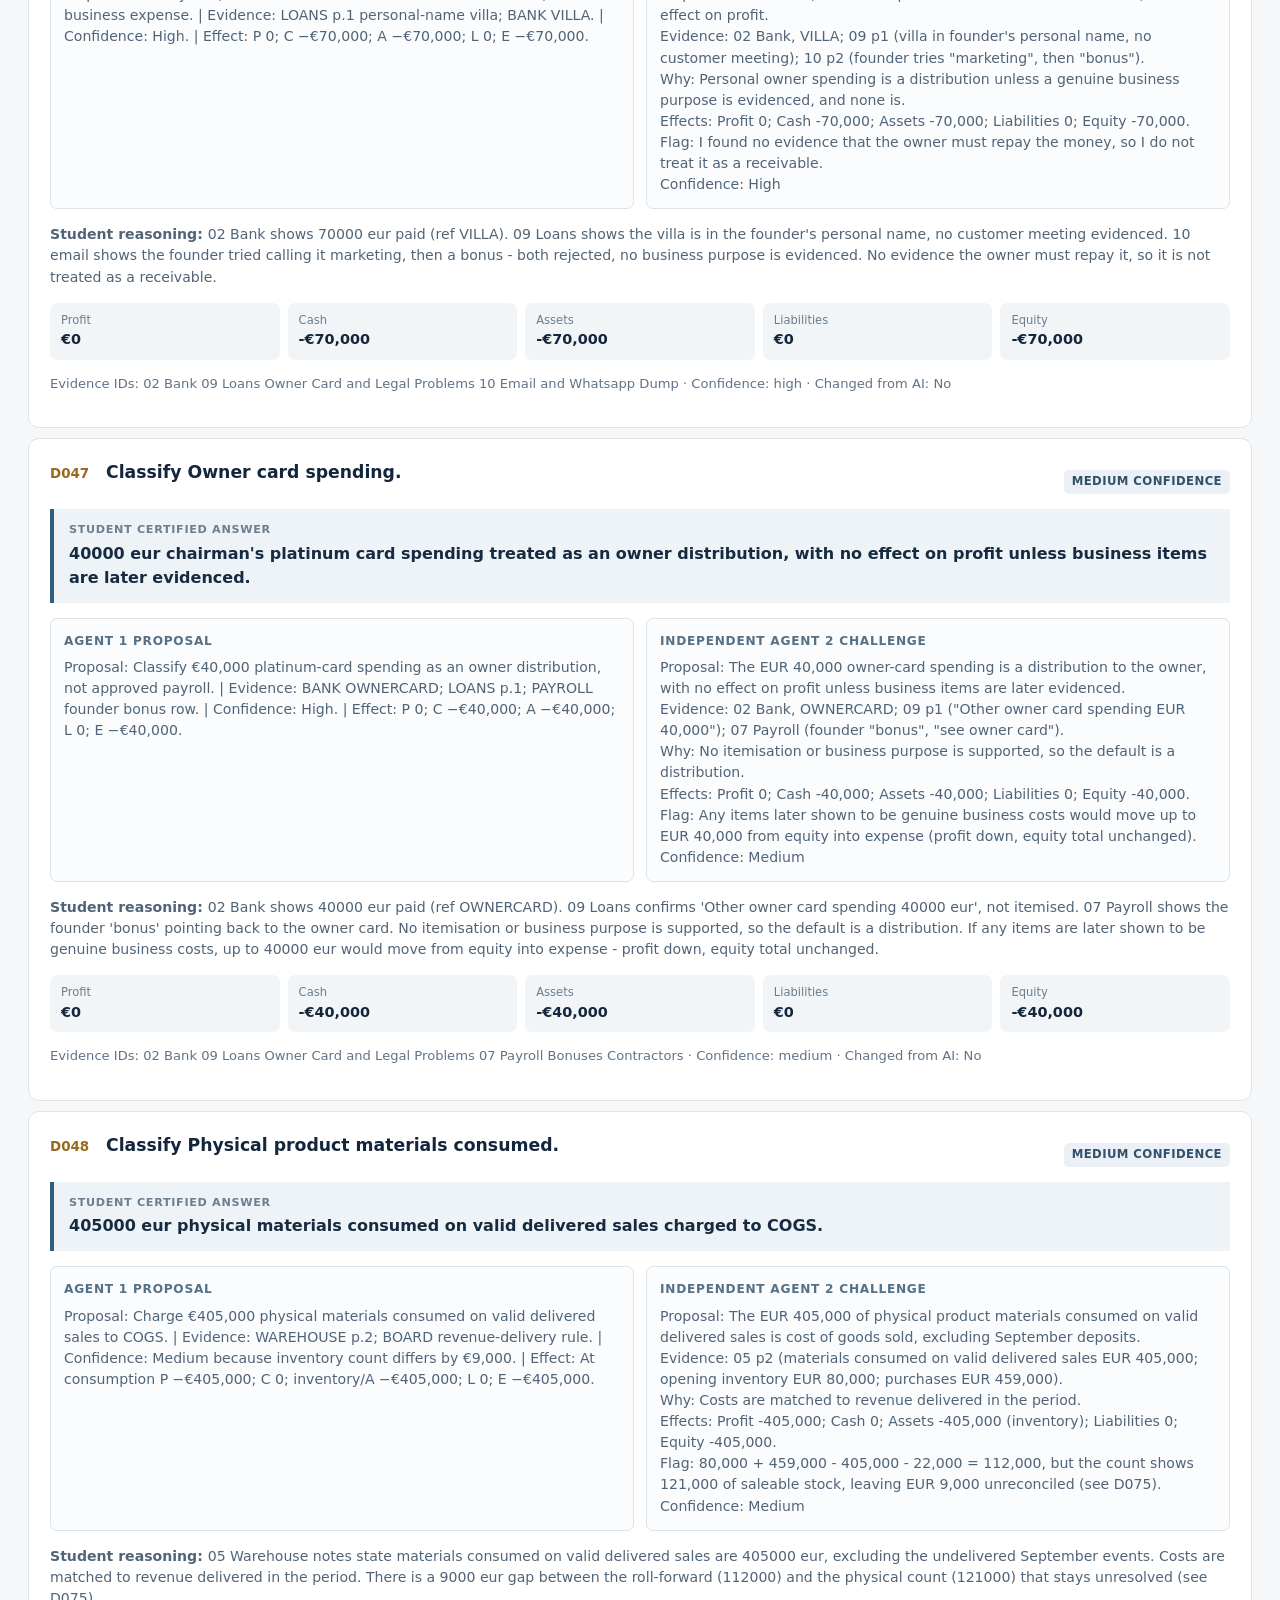
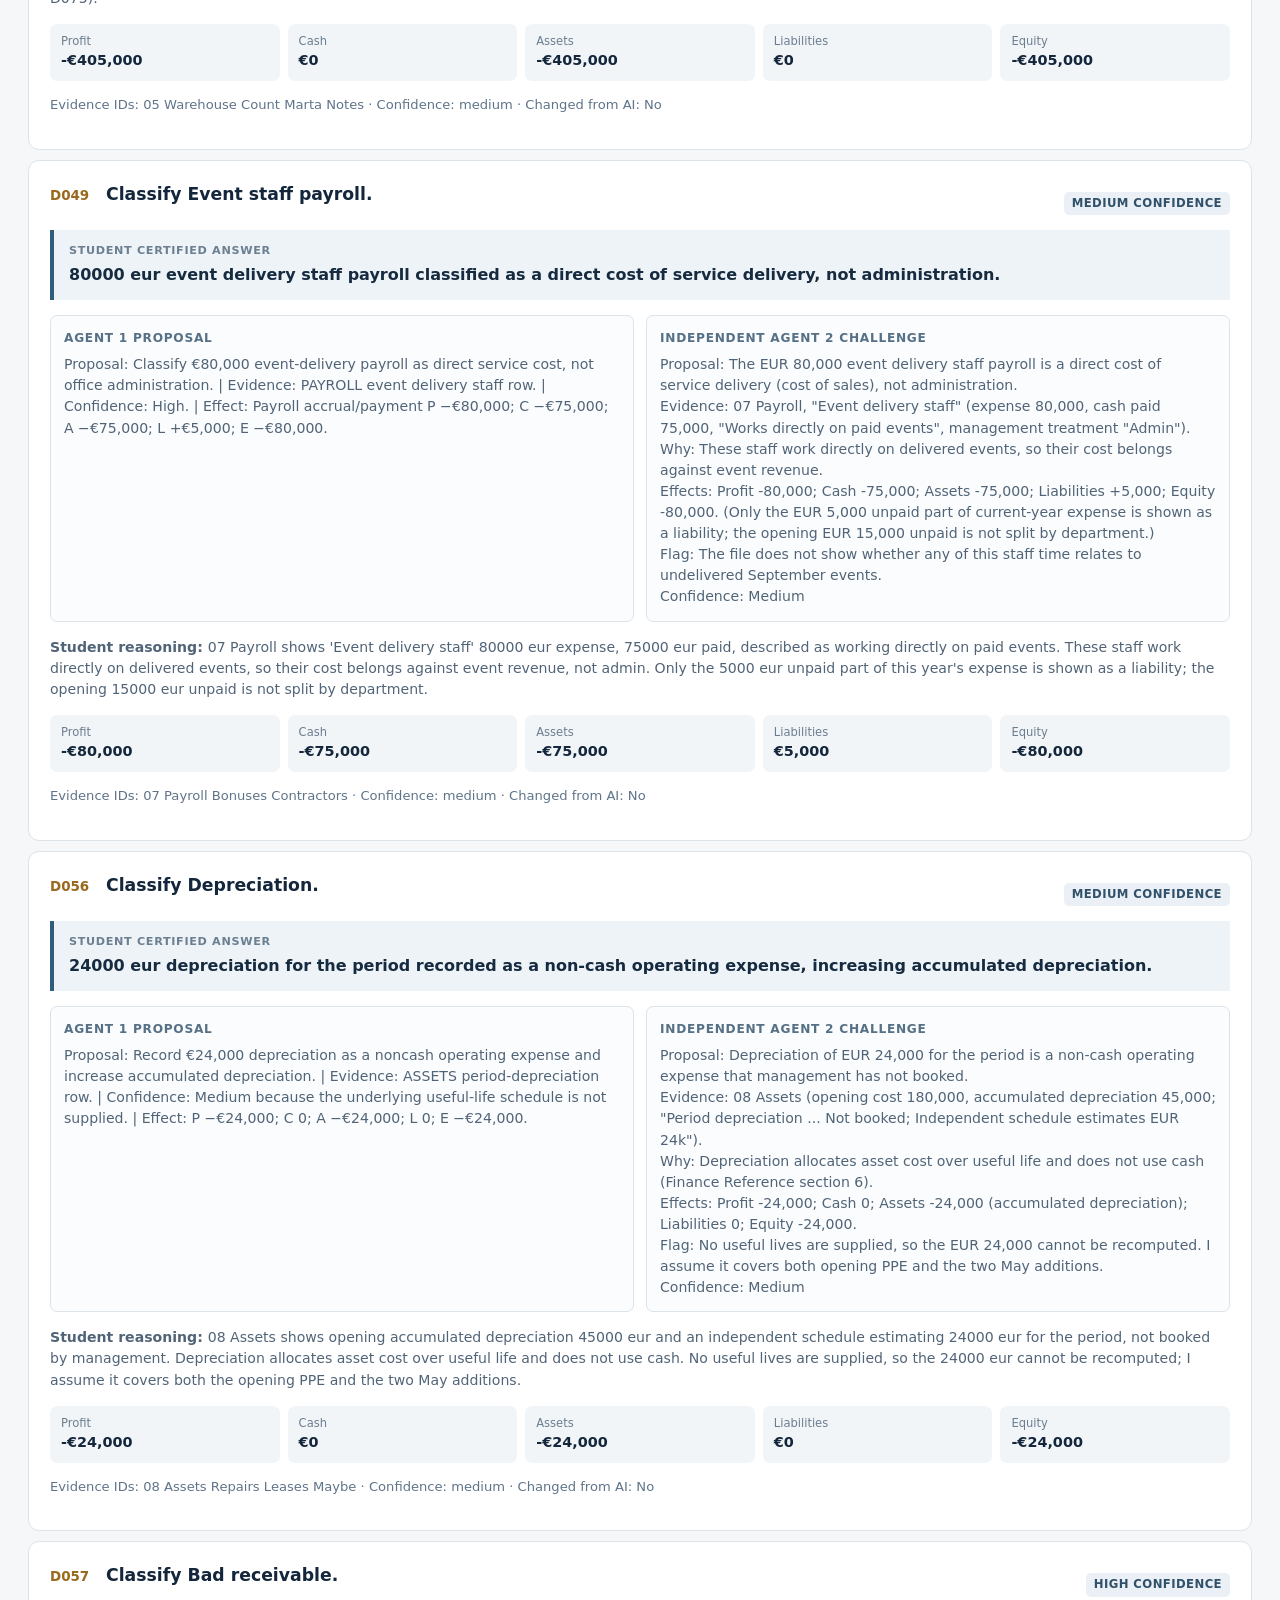
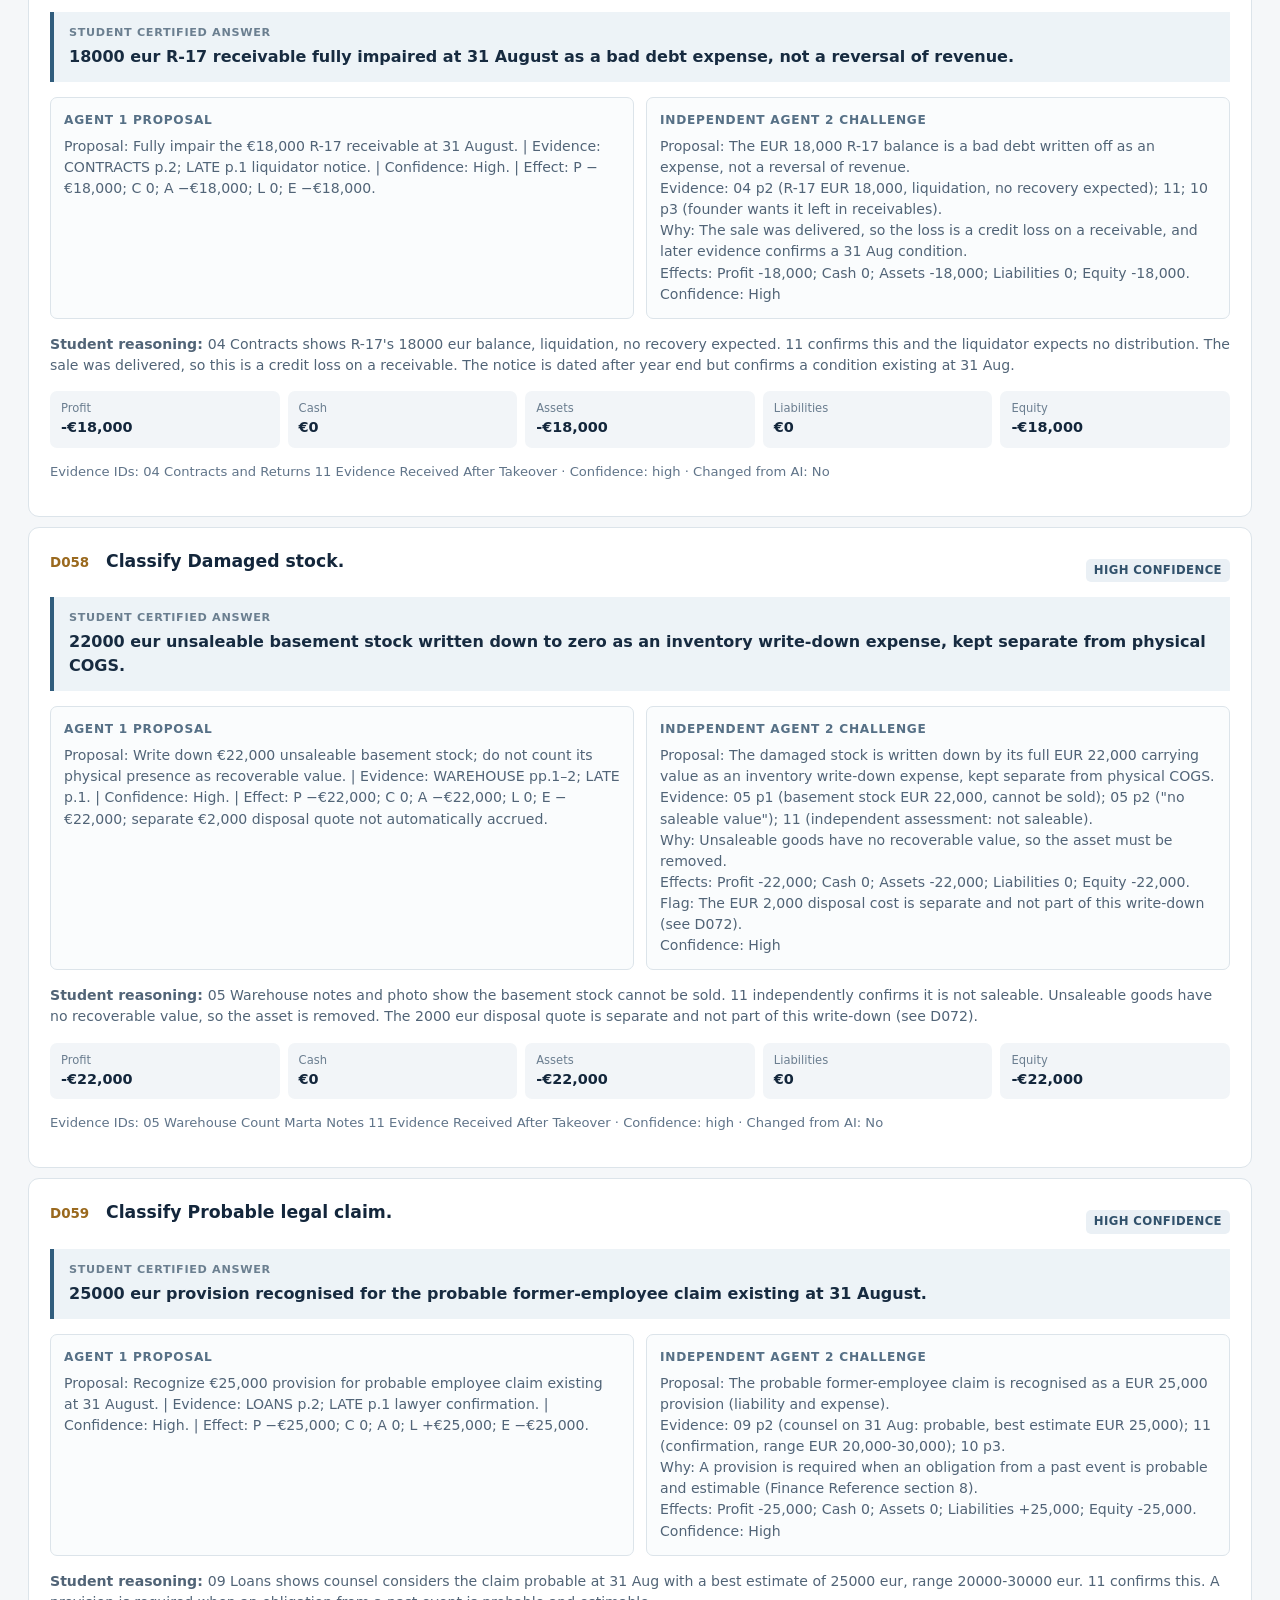
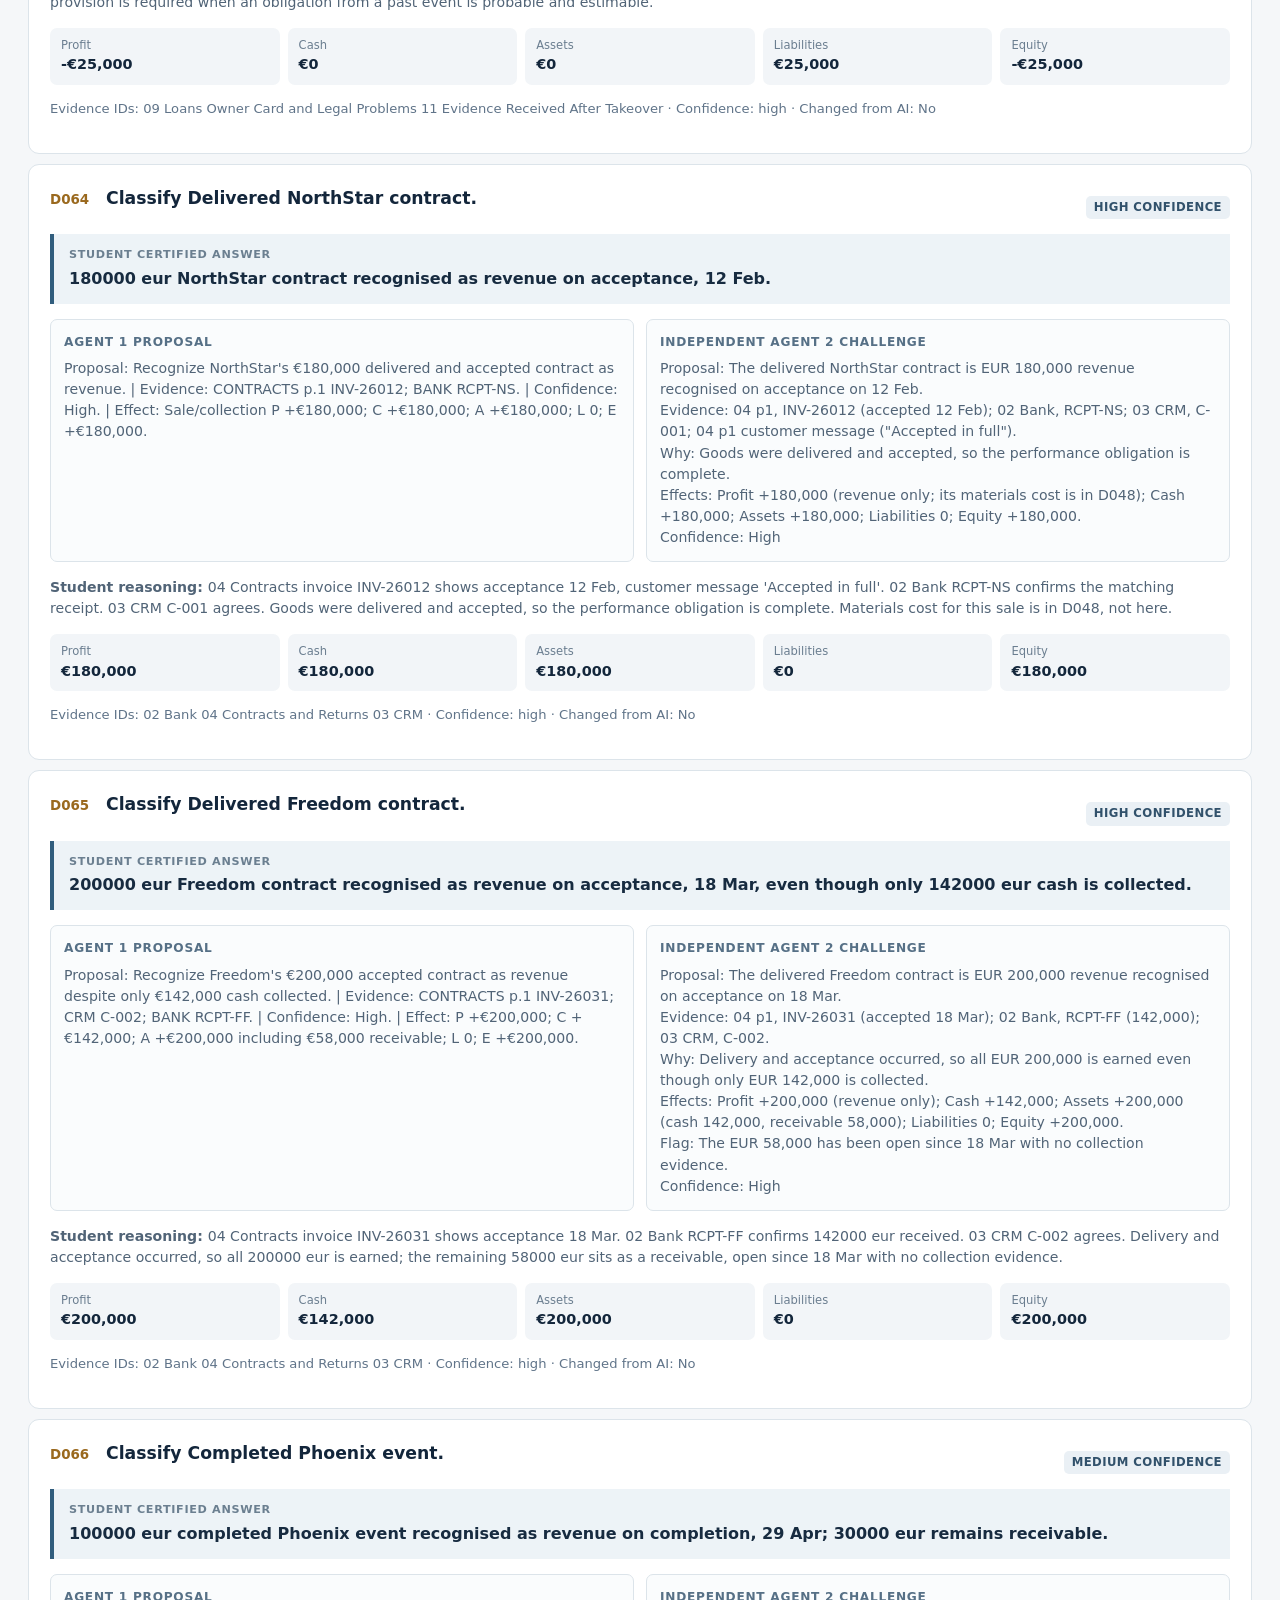
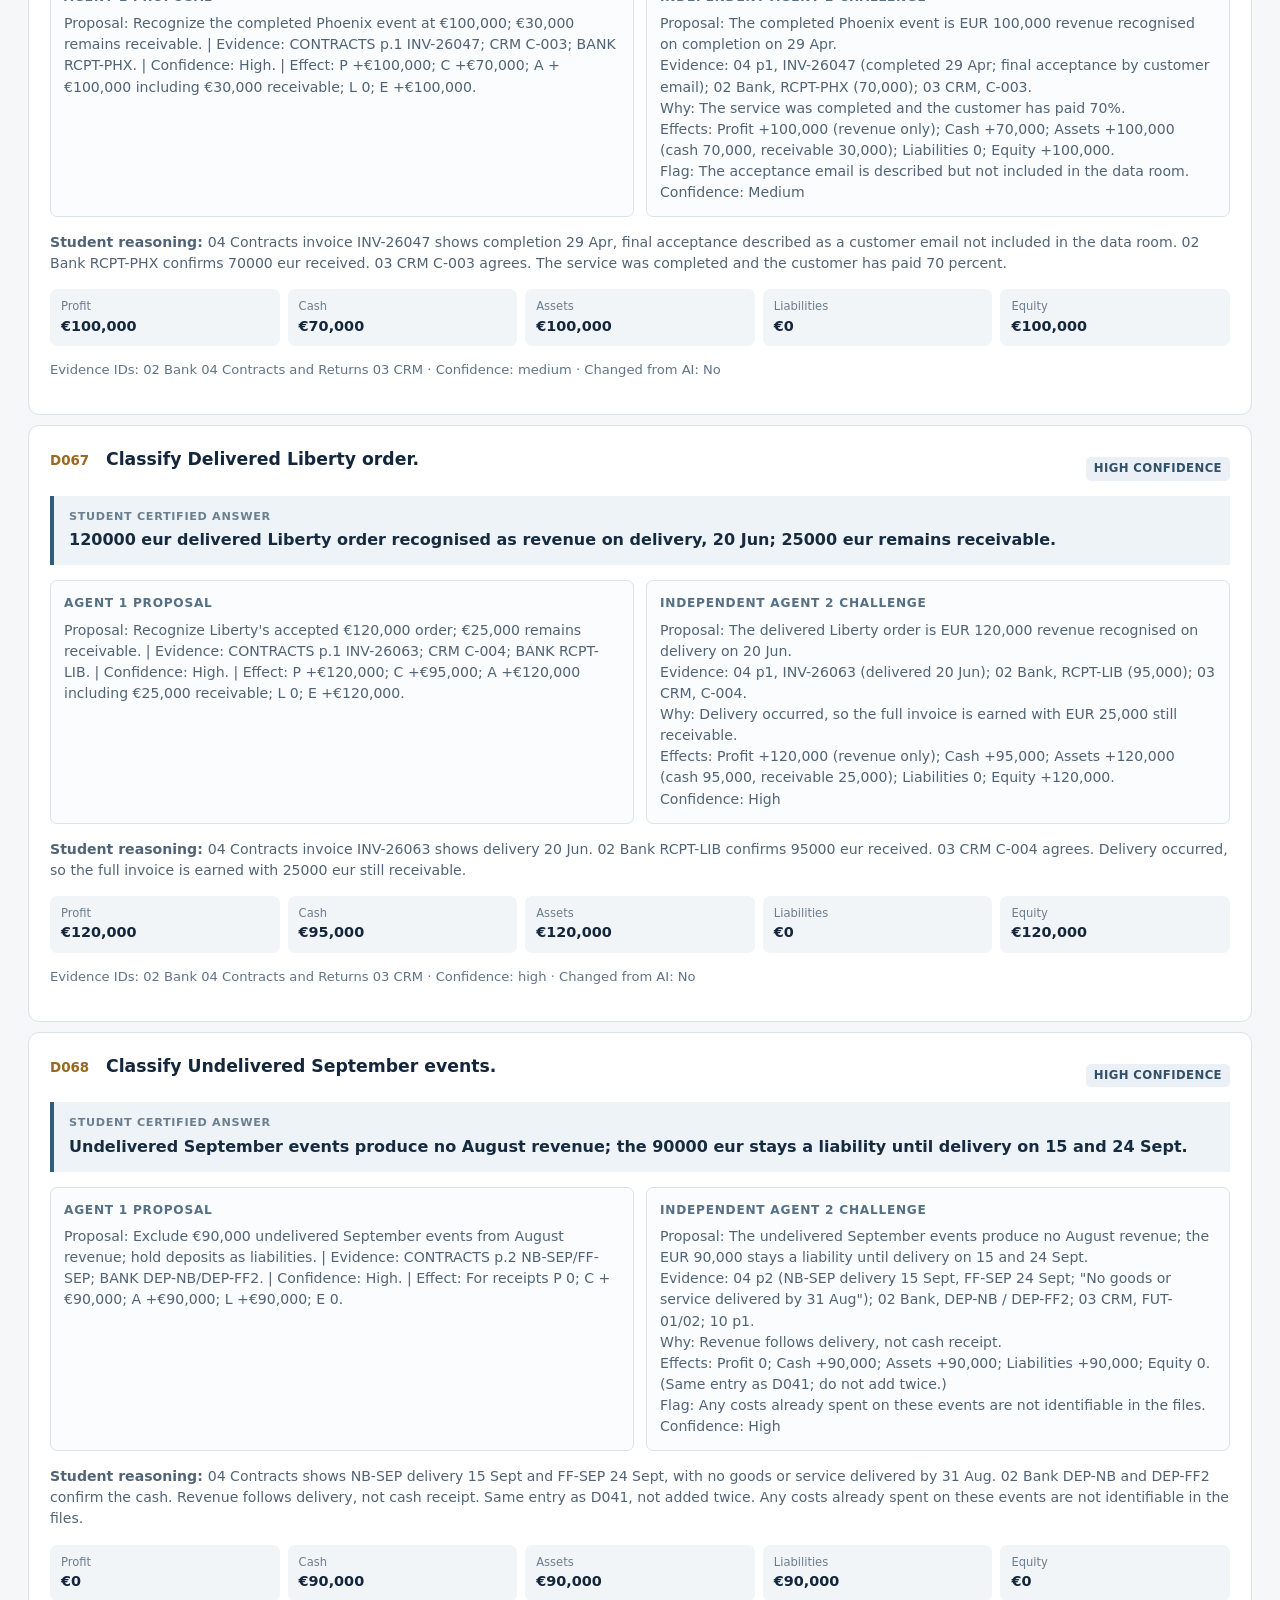
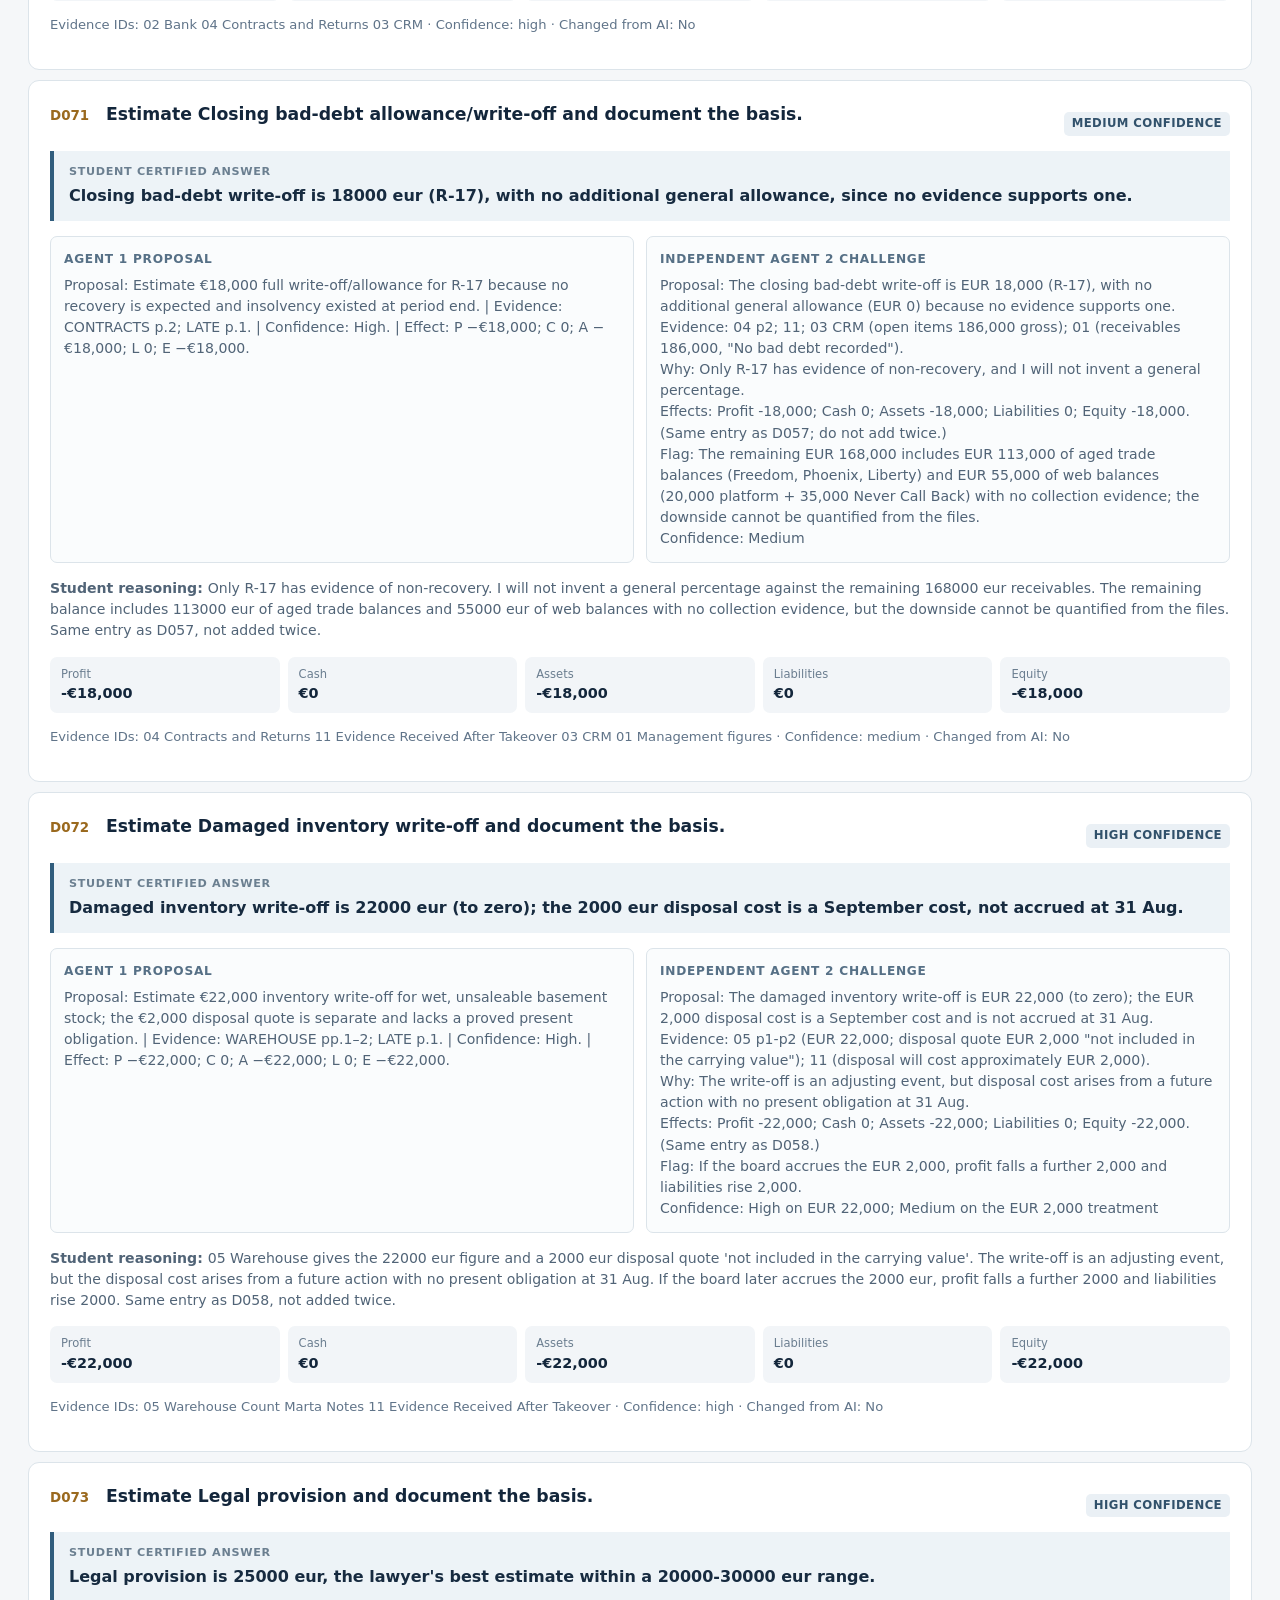
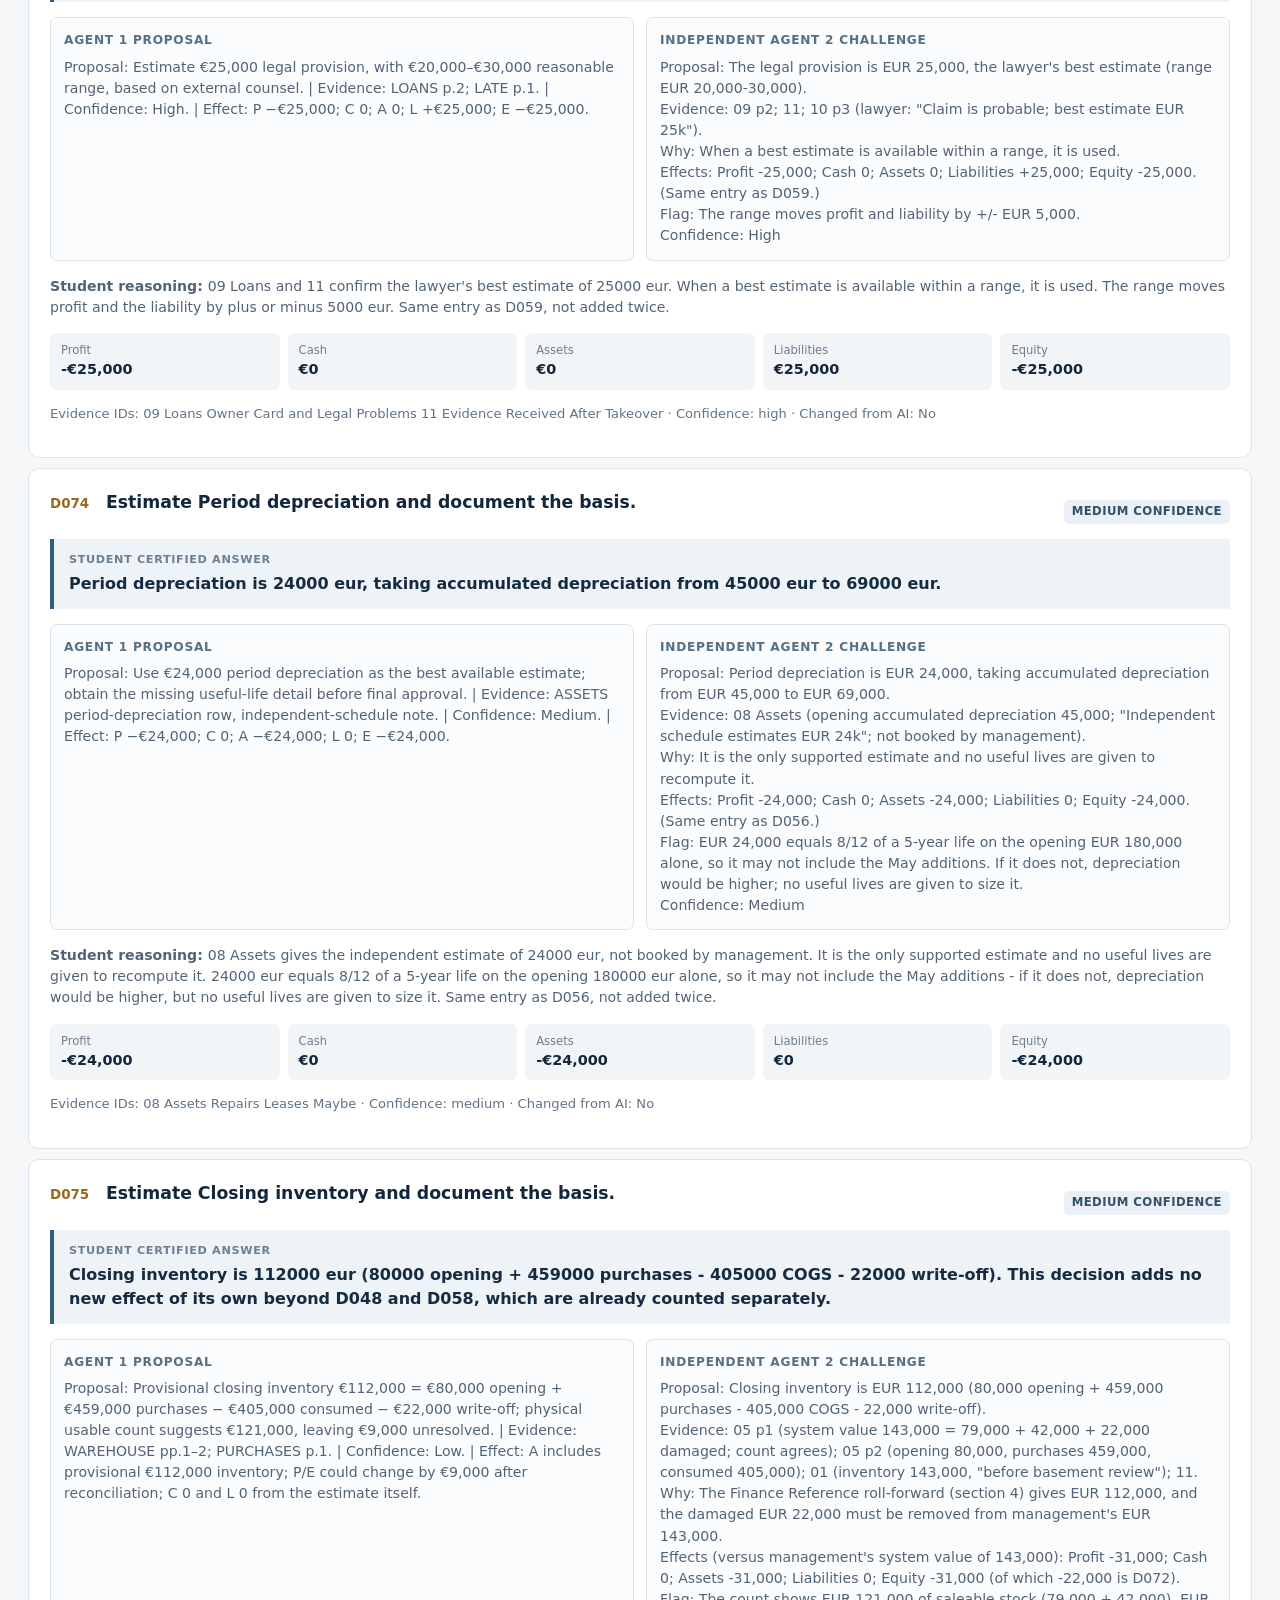
<file: review/index.html>
<!doctype html>
<html lang="en">
<head>
  <meta charset="utf-8">
  <meta name="viewport" content="width=device-width, initial-scale=1">
  <meta name="description" content="Independent AI positions and student certification for the 25 material judgments.">
  <meta name="theme-color" content="#13263b">
  <link rel="icon" type="image/svg+xml" href="/favicon.svg">
  <link rel="stylesheet" href="/style.css">
  <title>DPI-HT-01 | AI review trail</title>
</head>
<body data-page="review">
  <header class="site-header"><div class="header-inner"><a class="brand" href="/" aria-label="DPI-HT-01 home"><span class="brand-mark">DPI</span><span>HT-01 <small>Financial case review</small></span></a><nav class="top-nav" aria-label="Main navigation"><a href="/">Case review</a><a class="active" href="/review">AI review trail</a><a href="/submission.json">Submission JSON</a></nav></div></header>
  <main class="shell">
    <section class="intro"><div><p class="eyebrow">25 material judgments</p><h1>AI review trail</h1><p class="lead">Both independent proposals, the student's certified answer, reasoning, financial effect, and evidence are kept together for review.</p></div><div class="student-box"><span>Certified by</span><strong id="student-name">Loading…</strong><small id="student-id"></small></div></section>
    <div id="load-error" class="alert error" hidden></div>
    <section id="review-summary" class="summary-grid" aria-label="Review summary"></section>
    <section class="section" id="review-attention"><div class="section-head"><div><p class="eyebrow">Review focus</p><h2>Disagreements, overrides, and uncertainty</h2></div></div><div id="attention-list" class="flag-grid"></div><div class="low-confidence"><h3>Low-confidence decisions</h3><p id="low-confidence-list"></p></div></section>
    <section class="section" id="judgments"><div class="section-head"><div><p class="eyebrow">D041–D100 · material tier only</p><h2>Judgment records</h2></div><span id="judgment-count" class="count"></span></div><label class="search-wide">Search judgments<input id="judgment-search" type="search" placeholder="ID, topic, proposal, final answer"></label><div id="judgment-list" class="judgment-list"></div></section>
  </main>
  <footer class="site-footer"><span>DPI-HT-01 · Reporting date 31 August 2026</span><span>Source: certified decision tracker</span></footer>
  <script type="module" src="/app.js"></script>
</body>
</html>
</file>
<file: style.css>
:root{font-family:Inter,ui-sans-serif,system-ui,-apple-system,"Segoe UI",sans-serif;color:#172b40;background:#f5f7f9;font-size:16px;line-height:1.5}*{box-sizing:border-box}html{scroll-behavior:smooth}body{margin:0}a{color:inherit}button,input,select{font:inherit}button{cursor:pointer}.site-header{background:#13263b;color:#fff;border-bottom:4px solid #e9bf69}.header-inner{max-width:1400px;margin:auto;padding:0 28px;min-height:76px;display:flex;align-items:center;justify-content:space-between;gap:24px}.brand{display:flex;align-items:center;gap:13px;text-decoration:none;font-weight:800;letter-spacing:.03em;font-size:1.08rem;line-height:1.2}.brand small{display:block;color:#b9c7d5;font-size:.75rem;font-weight:500;letter-spacing:0}.brand-mark{display:grid;place-items:center;width:42px;height:42px;border:2px solid #e9bf69;border-radius:10px;color:#e9bf69;font-size:.85rem}.top-nav{display:flex;align-items:center;gap:5px;flex-wrap:wrap}.top-nav a{font-size:.89rem;text-decoration:none;padding:10px 13px;border-radius:8px;color:#dce5ee}.top-nav a:hover,.top-nav a.active{background:#29425b;color:#fff}.shell{max-width:1400px;margin:auto;padding:0 28px 70px}.intro{display:flex;justify-content:space-between;align-items:flex-end;gap:30px;padding:45px 0 30px;border-bottom:1px solid #d9e1e8}.eyebrow{text-transform:uppercase;letter-spacing:.12em;font-size:.72rem;font-weight:800;color:#7e5b18;margin:0 0 8px}.intro h1{font-size:clamp(2rem,3.5vw,3.25rem);line-height:1.08;letter-spacing:-.035em;margin:0 0 12px;color:#13263b}.lead{max-width:760px;color:#526477;margin:0;font-size:1.05rem}.student-box{background:#e8eef3;border-left:4px solid #e9bf69;padding:13px 17px;min-width:215px}.student-box span,.student-box small{display:block;color:#617286;font-size:.78rem}.student-box strong{display:block;color:#13263b}.summary-grid{display:grid;grid-template-columns:repeat(4,minmax(0,1fr));gap:14px;margin:24px 0 28px}.metric{background:#fff;border:1px solid #dce4ea;border-radius:12px;padding:18px 20px;box-shadow:0 2px 12px #172b4008}.metric span{display:block;color:#64758a;font-size:.79rem;font-weight:700;text-transform:uppercase;letter-spacing:.06em}.metric strong{display:block;font-size:1.65rem;line-height:1.3;color:#13263b;margin-top:8px;font-variant-numeric:tabular-nums}.metric small{display:block;color:#65778a;margin-top:4px}.section-nav{display:flex;gap:6px;overflow-x:auto;white-space:nowrap;padding:9px 0 16px;border-bottom:1px solid #d8e1e8}.section-nav a{display:inline-block;text-decoration:none;padding:9px 11px;border-radius:7px;color:#2e4e68;font-size:.87rem;font-weight:650}.section-nav a:hover{background:#e5edf3}.section{scroll-margin-top:20px;padding:34px 0 8px}.section-head{display:flex;justify-content:space-between;align-items:end;gap:20px;margin-bottom:16px}.section-head h2{margin:0;color:#13263b;font-size:1.65rem;letter-spacing:-.025em}.text-link{font-weight:700;color:#205984;text-decoration:none}.text-link:hover{text-decoration:underline}.count{color:#667b8e;font-size:.86rem}.flag-grid,.recon-grid,.card-grid{display:grid;grid-template-columns:repeat(2,minmax(0,1fr));gap:12px}.flag,.recon,.info-card{background:#fff;border:1px solid #dce4ea;border-radius:10px;padding:17px 18px}.flag{border-left:4px solid #bb7d25}.flag strong,.info-card h3{display:block;color:#172b40;font-size:1rem;margin:4px 0 7px}.flag p,.info-card p{margin:0;color:#506277;white-space:pre-wrap}.flag .tag{margin-top:12px}.tag{display:inline-block;padding:3px 8px;background:#eaf0f5;color:#31516b;border-radius:5px;font-size:.73rem;font-weight:750;text-transform:uppercase;letter-spacing:.035em}.tag.warning{background:#fff0cf;color:#7d5210}.tag.danger{background:#fde6e4;color:#9d302d}.tag.good{background:#e6f2ee;color:#29664d}.tag+.tag{margin-left:5px}.tab-list{display:flex;gap:5px;border-bottom:1px solid #cdd9e2;overflow:auto}.tab-list button{background:transparent;border:0;border-bottom:3px solid transparent;padding:11px 16px;color:#566a7c;font-weight:700;white-space:nowrap}.tab-list button[aria-selected="true"]{border-color:#ad7627;color:#13263b}.statement-panel,.table-wrap{overflow-x:auto;background:#fff;border:1px solid #dce4ea;border-radius:0 0 10px 10px}.data-table{border-collapse:collapse;width:100%;min-width:690px}.data-table th{background:#203850;color:#fff;text-align:left;font-size:.8rem;font-weight:750;padding:11px 14px;white-space:nowrap}.data-table td{border-bottom:1px solid #e7edf1;padding:10px 14px;vertical-align:top;font-size:.87rem}.data-table tr:last-child td{border-bottom:0}.data-table tr:hover td{background:#f6f9fb}.data-table .amount{text-align:right;font-variant-numeric:tabular-nums;white-space:nowrap;font-weight:650}.data-table .subtotal td{background:#eaf0f5;font-weight:800;color:#13263b}.data-table .muted{color:#718296}.statement-context{padding:13px 17px;color:#607184;font-size:.82rem;border-bottom:1px solid #e5ecf0}.recon{display:flex;align-items:flex-start;gap:12px}.recon .checkmark{border-radius:50%;background:#e6f2ee;color:#29664d;width:27px;height:27px;display:grid;place-items:center;font-size:.9rem;font-weight:900;flex:none}.recon strong{display:block}.recon p{color:#57697b;margin:4px 0;font-size:.9rem}.recon small{color:#76889a}.filters{display:flex;gap:12px;margin-bottom:14px}.filters label,.search-wide{display:flex;flex-direction:column;gap:5px;color:#5b6e81;font-size:.8rem;font-weight:700}.filters label:first-child{flex:1}.filters input,.filters select,.search-wide input{background:#fff;border:1px solid #bdccd8;border-radius:7px;padding:10px 12px;color:#172b40;min-height:42px}.search-wide{display:block;margin:0 0 14px}.search-wide input{display:block;width:100%;max-width:540px;margin-top:5px}.decision-list,.judgment-list,.evidence-list,.schedule-groups,.board-list{display:grid;gap:10px}.record{background:#fff;border:1px solid #dce4ea;border-radius:10px;overflow:hidden}.record summary{cursor:pointer;list-style:none;display:flex;align-items:flex-start;gap:12px;padding:14px 17px}.record summary::-webkit-details-marker{display:none}.record summary::after{content:"+";margin-left:auto;color:#587087;font-weight:700;font-size:1.2rem}.record[open] summary::after{content:"−"}.record summary:hover{background:#f7fafc}.record-title{flex:1}.record-title strong{display:block;color:#13263b;font-size:.98rem}.record-title span{display:block;color:#546a7d;font-size:.86rem;margin-top:2px;white-space:nowrap;overflow:hidden;text-overflow:ellipsis;max-width:100%}.record-content{padding:0 17px 17px;border-top:1px solid #e7edf1}.record-content p{white-space:pre-wrap;margin:13px 0 0}.record-meta{display:flex;gap:7px;flex-wrap:wrap;margin-top:10px}.record-id{display:inline-block;color:#9a691e;font-weight:850;font-size:.84rem;min-width:48px;padding-top:2px}.details-grid{display:grid;grid-template-columns:repeat(2,minmax(0,1fr));gap:16px}.detail-label{display:block;font-size:.7rem;color:#6b7f90;text-transform:uppercase;letter-spacing:.06em;font-weight:800;margin-bottom:3px}.section-note{color:#5e7283;margin:0 0 15px}.evidence-card{background:#fff;border:1px solid #dce4ea;border-radius:10px;padding:15px 18px}.evidence-top{display:flex;justify-content:space-between;gap:12px}.evidence-top strong{color:#13263b}.evidence-file{color:#557086;font-size:.85rem}.evidence-card p{margin:8px 0 0;color:#516477;font-size:.88rem;white-space:pre-wrap}.evidence-grid{display:grid;grid-template-columns:repeat(2,minmax(0,1fr));gap:5px 16px;margin-top:12px}.evidence-grid div{font-size:.82rem;color:#516477}.board-item{background:#fff;border:1px solid #dce4ea;border-left:4px solid #d4a64e;border-radius:8px;padding:15px 18px}.board-item h3{font-size:1rem;color:#13263b;margin:0 0 6px}.board-item p{margin:0;color:#4e6276;white-space:pre-wrap}.board-item details{margin-top:10px;color:#546b7e}.board-item summary{cursor:pointer;font-size:.83rem;font-weight:700}.board-item details p{margin-top:8px}.judgment-card{background:#fff;border:1px solid #dce4ea;border-radius:11px;padding:21px}.judgment-head{display:flex;align-items:flex-start;justify-content:space-between;gap:12px}.judgment-head h3{margin:0;font-size:1.08rem;color:#13263b}.judgment-head .record-id{margin-right:8px}.judgment-answer{background:#edf3f7;border-left:4px solid #315d7d;padding:13px 15px;margin:15px 0;color:#172b40;font-weight:650}.position-grid{display:grid;grid-template-columns:repeat(2,minmax(0,1fr));gap:12px}.position{border:1px solid #dce4ea;border-radius:7px;padding:13px;background:#fafcfd}.position h4{margin:0 0 7px;color:#567086;font-size:.76rem;text-transform:uppercase;letter-spacing:.06em}.position p,.judgment-reasoning{margin:0;color:#516477;white-space:pre-wrap;font-size:.88rem}.judgment-reasoning{margin-top:15px}.effect-grid{display:grid;grid-template-columns:repeat(5,minmax(0,1fr));gap:8px;margin-top:15px}.effect{background:#f2f5f8;border-radius:7px;padding:9px 11px}.effect span{display:block;text-transform:capitalize;font-size:.72rem;color:#6b7e90}.effect strong{display:block;font-variant-numeric:tabular-nums;color:#13263b;font-size:.9rem}.judgment-source{font-size:.82rem;color:#607489;margin-top:14px}.low-confidence{margin-top:18px;background:#fff;border:1px solid #dce4ea;border-radius:9px;padding:14px 17px}.low-confidence h3{margin:0 0 6px;font-size:.95rem}.low-confidence p{margin:0;color:#5d7082}.low-confidence a{font-weight:700;color:#205984}.alert{padding:16px;background:#fde6e4;color:#852b28;border-radius:8px;margin:20px 0}.site-footer{background:#13263b;color:#b7c6d3;padding:22px max(28px,calc((100vw - 1344px)/2));display:flex;justify-content:space-between;gap:20px;font-size:.8rem}.empty{padding:20px;color:#64778a;background:#fff;border:1px solid #dce4ea;border-radius:8px}@media(max-width:900px){.summary-grid{grid-template-columns:repeat(2,1fr)}.effect-grid{grid-template-columns:repeat(3,1fr)}.header-inner{align-items:flex-start;padding-top:13px;padding-bottom:13px;flex-direction:column;gap:9px}.intro{align-items:flex-start;flex-direction:column}.student-box{min-width:0}.flag-grid,.recon-grid,.card-grid{grid-template-columns:1fr}}@media(max-width:620px){.shell{padding:0 16px 45px}.header-inner{padding-left:16px;padding-right:16px}.top-nav a{padding:8px 9px;font-size:.8rem}.intro{padding-top:31px}.summary-grid{gap:8px}.metric{padding:12px}.metric strong{font-size:1.25rem}.filters{flex-direction:column}.details-grid,.position-grid,.evidence-grid{grid-template-columns:1fr}.effect-grid{grid-template-columns:repeat(2,1fr)}.section-head{align-items:flex-start;flex-direction:column;gap:4px}.site-footer{padding:18px 16px;flex-direction:column}.record-title span{white-space:normal}}
</file>
